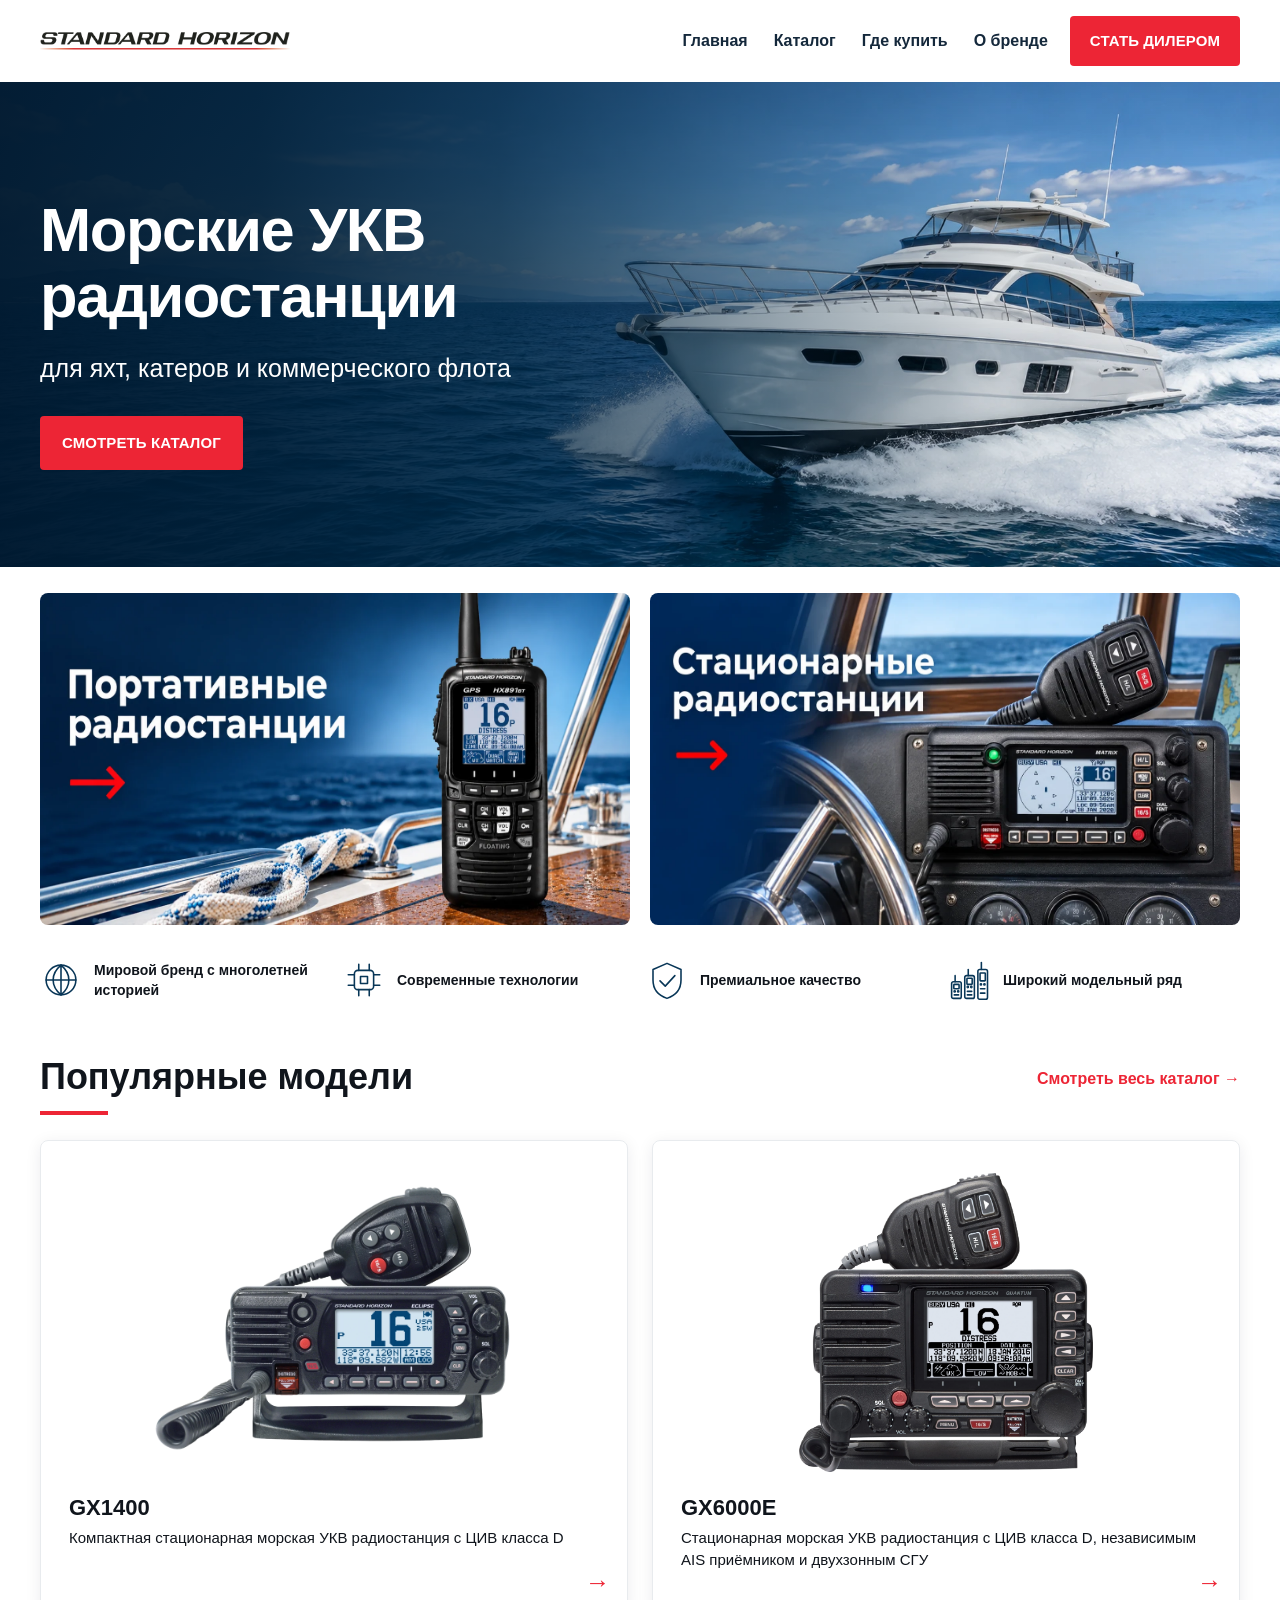
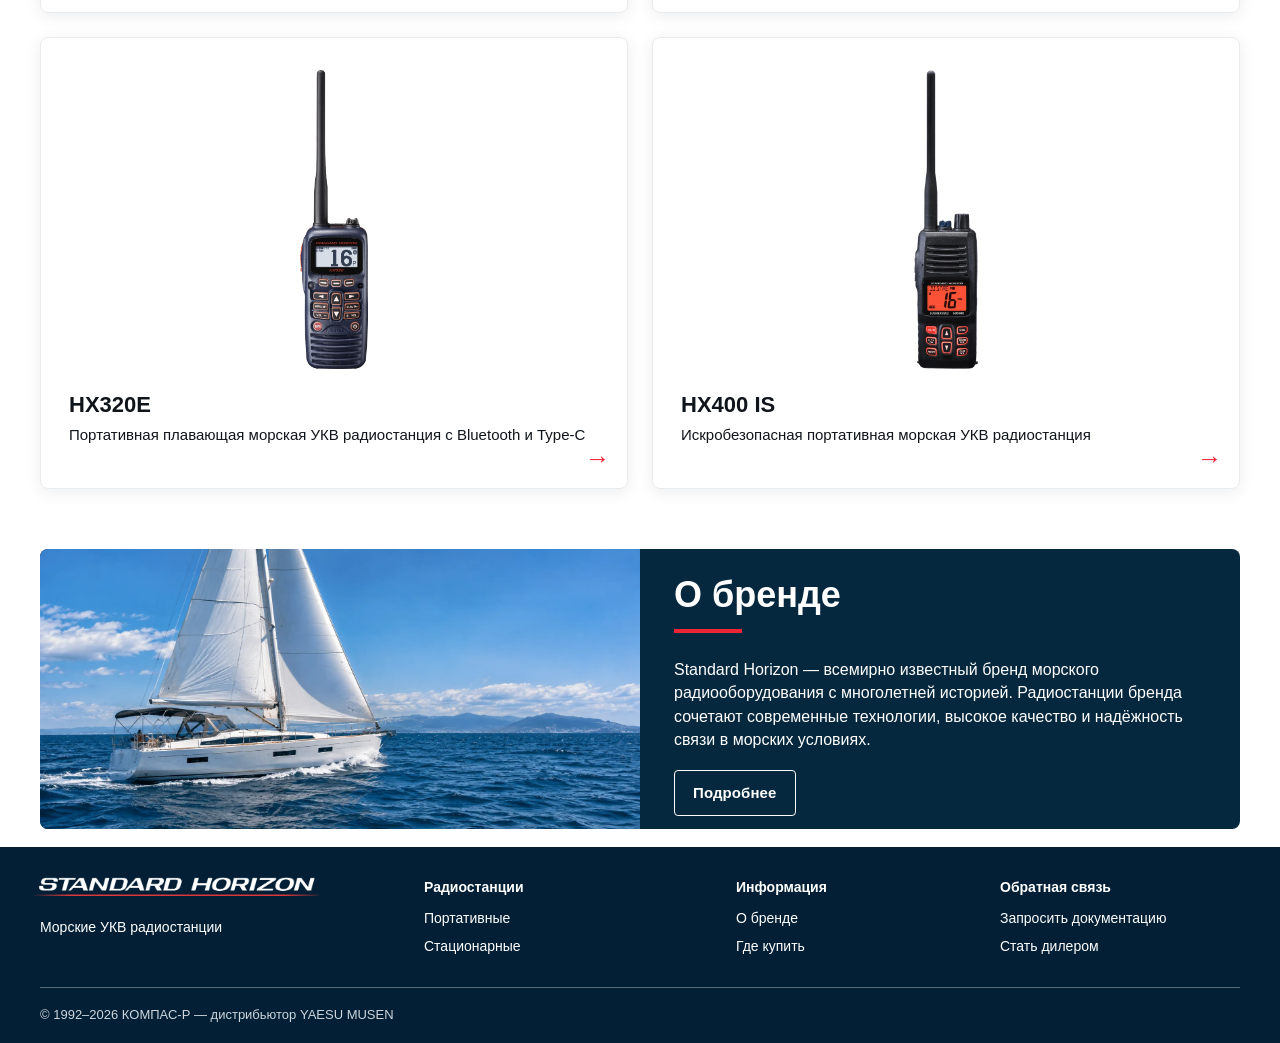
<file: index.html>
<!DOCTYPE html>

<html lang="ru"><head><meta charset="utf-8"/><meta content="width=device-width, initial-scale=1" name="viewport"/><meta content="Морские УКВ радиостанции Standard Horizon для яхт, катеров и коммерческого флота" name="description"/><title>Standard Horizon — морские УКВ радиостанции</title><link rel="stylesheet" href="styles.css?v=20261125-smooth-hero"/><link rel="stylesheet" href="back-to-top.css?v=20261126-2"></head><body>
<header class="site-header"><div class="container header-inner"><a aria-label="Standard Horizon — главная" class="logo" href="index.html"><img alt="Standard Horizon" src="assets/images/home-inline-02.png"/></a><button aria-controls="nav" aria-expanded="false" aria-label="Открыть меню" class="mobile-menu">☰</button><nav aria-label="Основная навигация" class="nav" id="nav"><a href="index.html">Главная</a><a href="catalog/index.html">Каталог</a><a href="where-to-buy.html">Где купить</a><a href="about.html">О бренде</a></nav><a class="dealer-btn" href="dealer.html">СТАТЬ ДИЛЕРОМ</a></div></header>
<main id="home"><section class="hero"><div aria-label="Белая моторная яхта в море днём" class="hero-photo" role="img"></div><div class="hero-shade"></div><div class="container hero-content"><h1>Морские УКВ радиостанции</h1><p>для яхт, катеров и коммерческого флота</p><a class="primary-btn" href="catalog/index.html">СМОТРЕТЬ КАТАЛОГ</a></div></section>
<section aria-label="Категории радиостанций" class="container categories" id="catalog"><a aria-label="Портативные радиостанции" class="category handheld" href="catalog/index.html?type=handheld" style="background-image:url(assets/images/home-inline-03.webp);background-position:center;background-size:100% 100%;"></a><a aria-label="Стационарные радиостанции" class="category fixed" href="catalog/index.html?type=fixed" style="background-image:url(assets/images/home-inline-04.webp);background-position:center;background-size:100% 100%;"></a></section>
<section aria-label="Преимущества" class="container benefits"><div><svg aria-hidden="true" fill="none" height="42" stroke="#083657" stroke-linecap="round" stroke-linejoin="round" stroke-width="1.8" viewbox="0 0 48 48" width="42" xmlns="http://www.w3.org/2000/svg"><circle cx="24" cy="24" r="17"></circle><path d="M7 24h34M24 7c-6 5-9 11-9 17s3 12 9 17M24 7c6 5 9 11 9 17s-3 12-9 17M24 7v34"></path></svg><strong>Мировой бренд с многолетней историей</strong></div><div><svg aria-hidden="true" fill="none" height="42" stroke="#083657" stroke-linecap="round" stroke-linejoin="round" stroke-width="1.8" viewbox="0 0 48 48" width="42" xmlns="http://www.w3.org/2000/svg"><rect height="22" rx="4" width="22" x="13" y="13"></rect><path d="M20 20h8v8h-8zM18 6v7M30 6v7M18 35v7M30 35v7M6 18h7M6 30h7M35 18h7M35 30h7"></path></svg><strong>Современные технологии</strong></div><div><svg aria-hidden="true" fill="none" height="42" stroke="#083657" stroke-linecap="round" stroke-linejoin="round" stroke-width="1.8" viewbox="0 0 48 48" width="42" xmlns="http://www.w3.org/2000/svg"><path d="M24 5 40 12v12c0 11-7 18-16 21C15 42 8 35 8 24V12L24 5Z"></path><path d="m16 25 6 6 11-12"></path></svg><strong>Премиальное качество</strong></div><div><svg aria-hidden="true" fill="none" height="42" stroke="#083657" stroke-linecap="round" stroke-linejoin="round" stroke-width="1.8" viewbox="0 0 48 48" width="42" xmlns="http://www.w3.org/2000/svg">
<g transform="translate(2 19)"><path d="M5 7V0"></path><rect height="19" rx="2" width="11" x="1" y="7"></rect><rect height="5" rx="0.7" width="6" x="3.5" y="10"></rect><circle cx="4.5" cy="18" r="0.7"></circle><circle cx="8.5" cy="18" r="0.7"></circle><path d="M4 22h5"></path></g>
<g transform="translate(17 12)"><path d="M5 7V0"></path><rect height="26" rx="2" width="11" x="1" y="7"></rect><rect height="7" rx="0.7" width="6" x="3.5" y="10"></rect><circle cx="4.5" cy="20" r="0.7"></circle><circle cx="8.5" cy="20" r="0.7"></circle><path d="M4 25h5M4 29h5"></path></g>
<g transform="translate(32 4)"><path d="M5 8V0"></path><rect height="34" rx="2" width="11" x="1" y="8"></rect><rect height="9" rx="0.7" width="6" x="3.5" y="12"></rect><circle cx="4.5" cy="25" r="0.7"></circle><circle cx="8.5" cy="25" r="0.7"></circle><path d="M4 30h5M4 35h5"></path></g>
</svg><strong>Широкий модельный ряд</strong></div></section>
<section class="container popular" id="popular"><div class="section-heading"><h2 class="section-title">Популярные модели</h2><a class="catalog-link" href="catalog/index.html">Смотреть весь каталог →</a></div><div class="products">
<a class="product" href="#contact"><div class="product-image"><img alt="Standard Horizon GX1410 — фотография для карточки GX1400, вид спереди" class="product-photo fixed-photo" loading="lazy" src="assets/images/home-inline-05.webp"/></div><h3>GX1400</h3><p>Компактная стационарная морская УКВ радиостанция с ЦИВ класса D</p><span>→</span></a>
<a class="product" href="#contact"><div class="product-image"><img alt="Standard Horizon GX6000E — оригинальная фотография, вид спереди" class="product-photo fixed-photo" loading="lazy" src="assets/images/home-inline-06.webp"/></div><h3>GX6000E</h3><p>Стационарная морская УКВ радиостанция с ЦИВ класса D, независимым AIS приёмником и двухзонным СГУ</p><span>→</span></a>
<a class="product" href="#contact"><div class="product-image"><img alt="Standard Horizon HX320E — оригинальная фотография, вид спереди" class="product-photo handheld-photo" loading="lazy" src="assets/images/home-inline-07.webp"/></div><h3>HX320E</h3><p>Портативная плавающая морская УКВ радиостанция с Bluetooth и Type-C</p><span>→</span></a>
<a class="product" href="#contact"><div class="product-image"><img alt="Standard Horizon HX400 IS — оригинальная фотография, вид спереди" class="product-photo handheld-photo" loading="lazy" src="assets/images/home-inline-08.webp"/></div><h3>HX400 IS</h3><p>Искробезопасная портативная морская УКВ радиостанция</p><span>→</span></a>
</div></section>
<section class="container about" id="about"><img alt="Белая парусная яхта в море днём" loading="lazy" src="assets/images/home-inline-09.webp"/><div><h2 class="section-title">О бренде</h2><p>Standard Horizon — всемирно известный бренд морского радиооборудования с многолетней историей. Радиостанции бренда сочетают современные технологии, высокое качество и надёжность связи в морских условиях.</p><a class="outline-orange" href="about.html">Подробнее</a></div></section>
</main><footer class="footer" id="dealers"><div class="container"><div class="footer-grid"><div><div class="footer-logo"><img alt="Standard Horizon" src="assets/images/home-inline-10.png"/></div><p>Морские УКВ радиостанции</p></div><div><h3>Радиостанции</h3><a href="catalog/index.html?type=handheld">Портативные</a><a href="catalog/index.html?type=fixed">Стационарные</a></div><div><h3>Информация</h3><a href="about.html">О бренде</a><a href="where-to-buy.html">Где купить</a></div><div id="contact"><h3>Обратная связь</h3><a href="contact.html?topic=documentation">Запросить документацию</a><a href="dealer.html">Стать дилером</a></div></div><div class="copyright">© 1992–2026 КОМПАС-Р — дистрибьютор YAESU MUSEN</div></div></footer><script src="script.js?v=20261126-contact-redirect"></script><script src="back-to-top.js?v=20261126-2" defer></script></body></html>
</file>
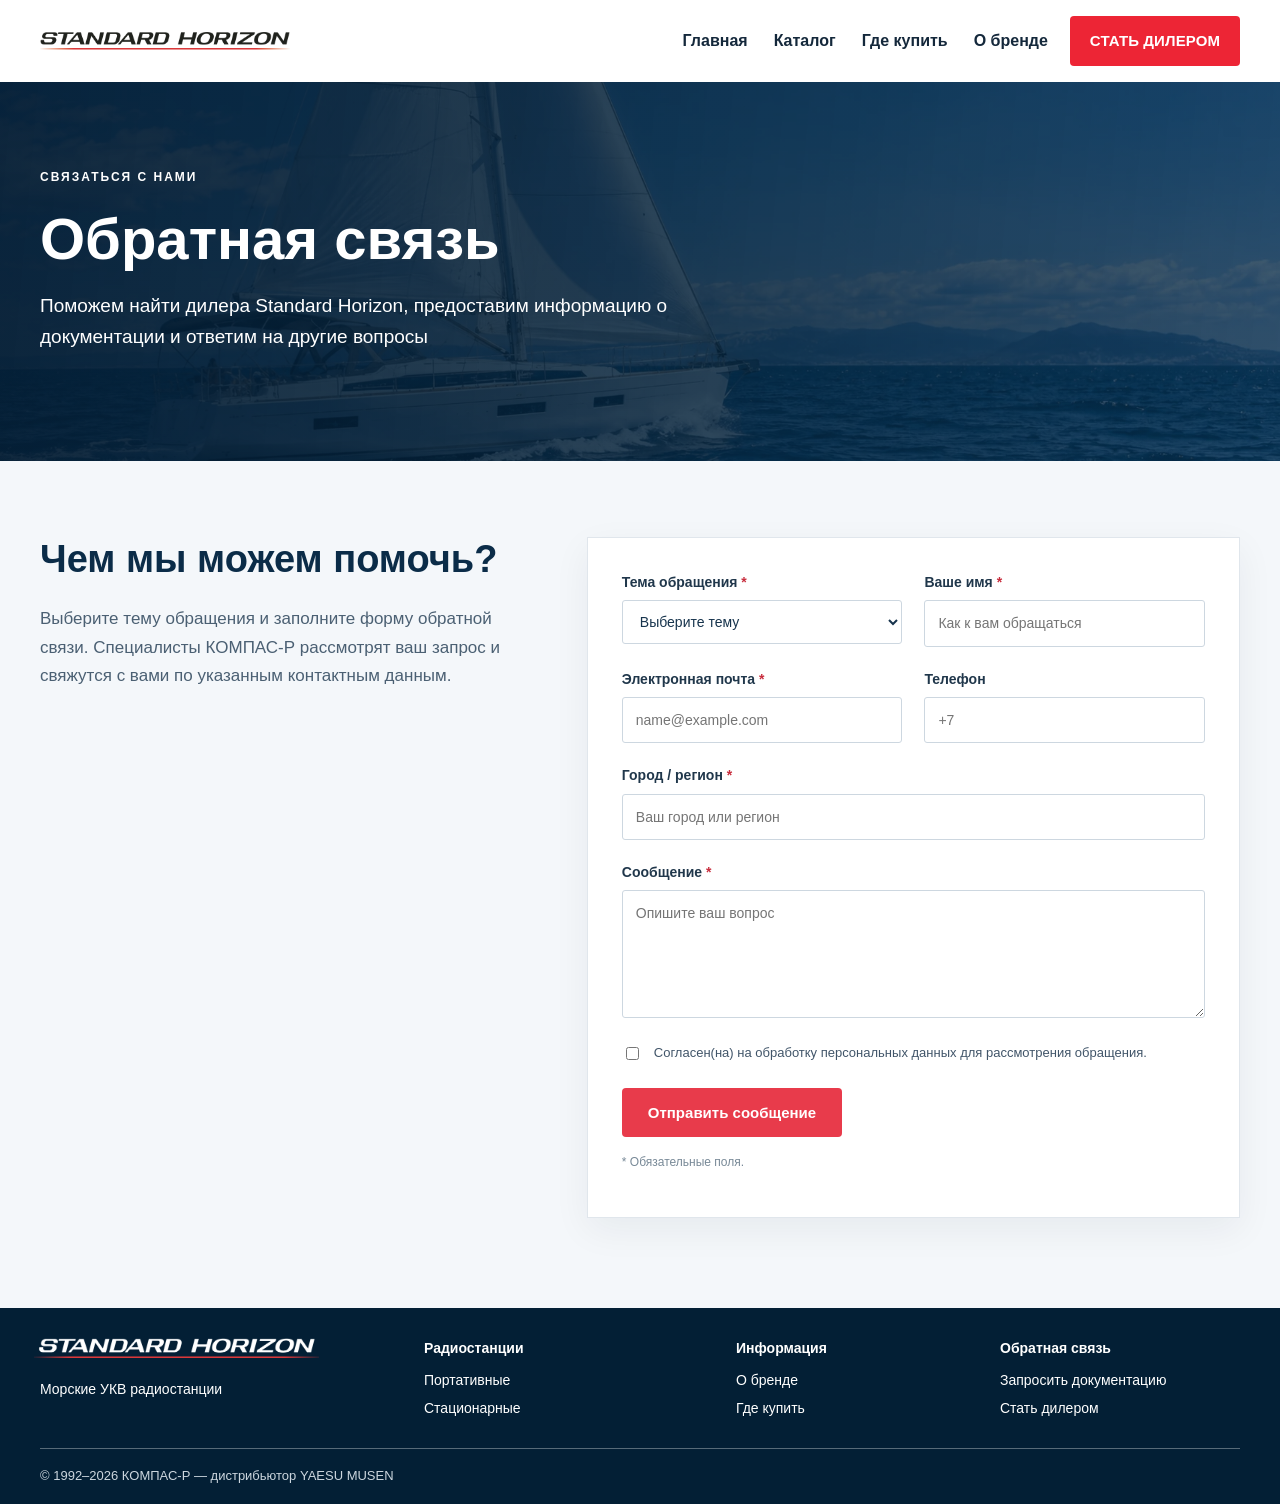
<file: contact.html>
<!doctype html><html lang="ru"><head><meta charset="utf-8"><meta name="viewport" content="width=device-width,initial-scale=1"><meta name="description" content="Связаться с КОМПАС-Р: консультации по оборудованию Standard Horizon, поиск дилера и другие вопросы."><title>Обратная связь — Standard Horizon</title><link rel="stylesheet" href="styles.css"><link rel="stylesheet" href="contact.css?v=3"><link rel="stylesheet" href="back-to-top.css?v=20261126-2"></head><body><header class="site-header"><div class="container header-inner"><a aria-label="Standard Horizon — главная" class="logo" href="index.html"><img alt="Standard Horizon" src="assets/images/home-inline-02.png"/></a><button aria-controls="nav" aria-expanded="false" aria-label="Открыть меню" class="mobile-menu">☰</button><nav aria-label="Основная навигация" class="nav" id="nav"><a href="index.html">Главная</a><a href="catalog/index.html">Каталог</a><a href="where-to-buy.html">Где купить</a><a href="about.html">О бренде</a></nav><a class="dealer-btn" href="dealer.html">СТАТЬ ДИЛЕРОМ</a></div></header><main><section class="contact-hero"><div class="container"><span class="contact-kicker">СВЯЗАТЬСЯ С НАМИ</span><h1>Обратная связь</h1><p>Поможем найти дилера Standard Horizon, предоставим информацию о документации и ответим на другие вопросы</p></div></section><section class="contact-section"><div class="container contact-layout"><div class="contact-copy"><h2>Чем мы можем помочь?</h2><p>Выберите тему обращения и заполните форму обратной связи. Специалисты КОМПАС-Р рассмотрят ваш запрос и свяжутся с вами по указанным контактным данным.</p></div><form class="contact-form" id="contact-form"><div class="contact-fields"><label>Тема обращения <span>*</span><select name="topic" required><option value="">Выберите тему</option><option value="dealer">Поиск дилера в регионе</option><option value="documentation">Запрос технической документации</option><option value="other">Другой вопрос</option></select></label><label>Ваше имя <span>*</span><input name="name" autocomplete="name" required placeholder="Как к вам обращаться"></label><label>Электронная почта <span>*</span><input type="email" name="email" autocomplete="email" required placeholder="name@example.com"></label><label>Телефон<input type="tel" name="phone" autocomplete="tel" placeholder="+7"></label><label class="contact-wide" id="contact-model-field" hidden>Модель радиостанции <span>*</span><input name="model" placeholder="Например, HX40E" disabled></label><label class="contact-wide">Город / регион <span>*</span><input name="region" autocomplete="address-level2" placeholder="Ваш город или регион" required></label><label class="contact-wide">Сообщение <span>*</span><textarea name="message" rows="5" required placeholder="Опишите ваш вопрос"></textarea></label></div><label class="contact-consent"><input type="checkbox" name="consent" required><span>Согласен(на) на обработку персональных данных для рассмотрения обращения.</span></label><button type="submit" class="contact-submit">Отправить сообщение</button><p id="contact-status" class="contact-status" role="status" aria-live="polite"></p><p class="contact-hint">* Обязательные поля.</p></form></div></section></main><footer class="footer" id="dealers"><div class="container"><div class="footer-grid"><div><div class="footer-logo"><img alt="Standard Horizon" src="assets/images/home-inline-10.png"/></div><p>Морские УКВ радиостанции</p></div><div><h3>Радиостанции</h3><a href="catalog/index.html?type=handheld">Портативные</a><a href="catalog/index.html?type=fixed">Стационарные</a></div><div><h3>Информация</h3><a href="about.html">О бренде</a><a href="where-to-buy.html">Где купить</a></div><div id="contact"><h3>Обратная связь</h3><a href="contact.html?topic=documentation">Запросить документацию</a><a href="dealer.html">Стать дилером</a></div></div><div class="copyright">© 1992–2026 КОМПАС-Р — дистрибьютор YAESU MUSEN</div></div></footer><script src="script.js"></script><script>const form=document.getElementById('contact-form');const topic=new URLSearchParams(location.search).get('topic');if(['dealer','documentation','other'].includes(topic))form.elements.topic.value=topic;const modelField=document.getElementById('contact-model-field');function updateModelField(){const active=form.elements.topic.value==='documentation';modelField.hidden=!active;form.elements.model.disabled=!active;form.elements.model.required=active;}form.elements.topic.addEventListener('change',updateModelField);if(topic==='documentation'){const model=new URLSearchParams(location.search).get('model');if(model)form.elements.model.value=model.slice(0,100);}updateModelField();form.addEventListener('submit',function(e){e.preventDefault();document.getElementById('contact-status').textContent='Отправка формы пока не подключена. Данные не переданы и не сохранены. Напишите нам на marketing@compas-r.ru.';});</script><script src="back-to-top.js?v=20261126-2" defer></script></body></html>
</file>
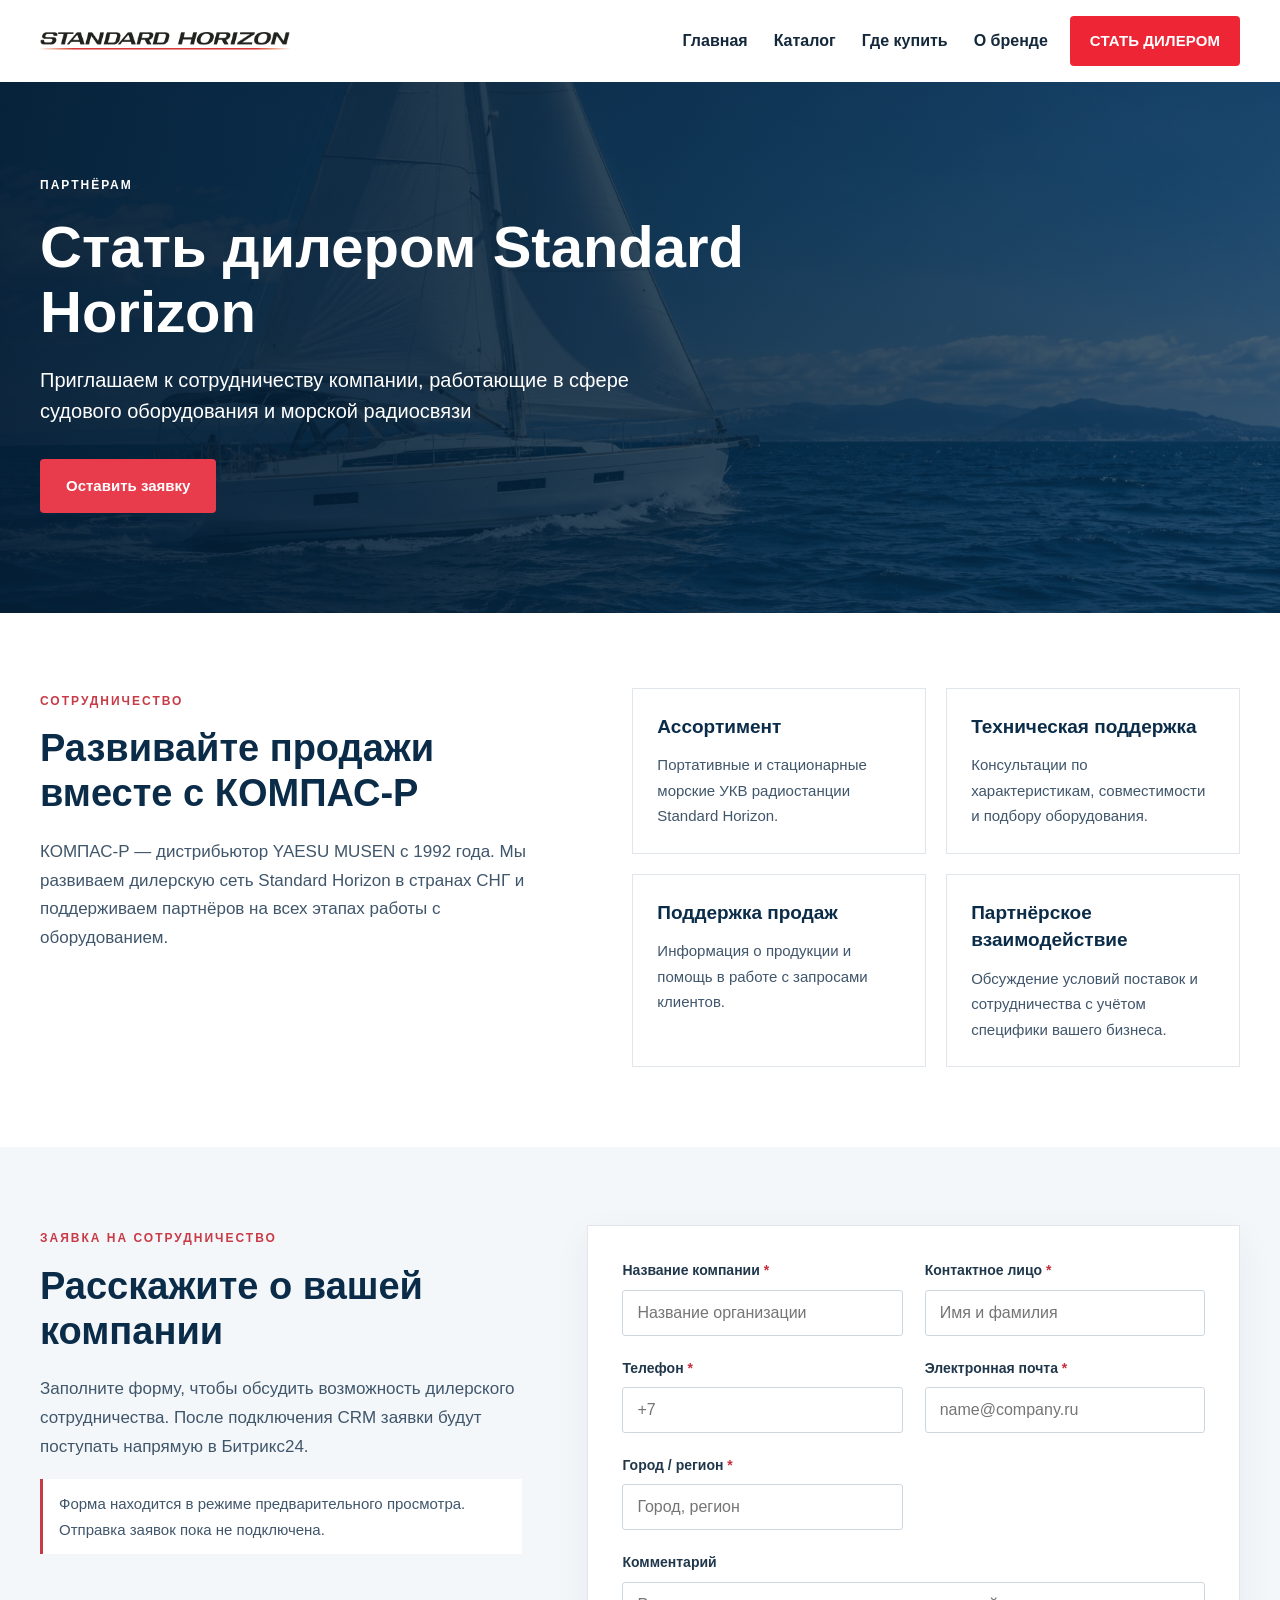
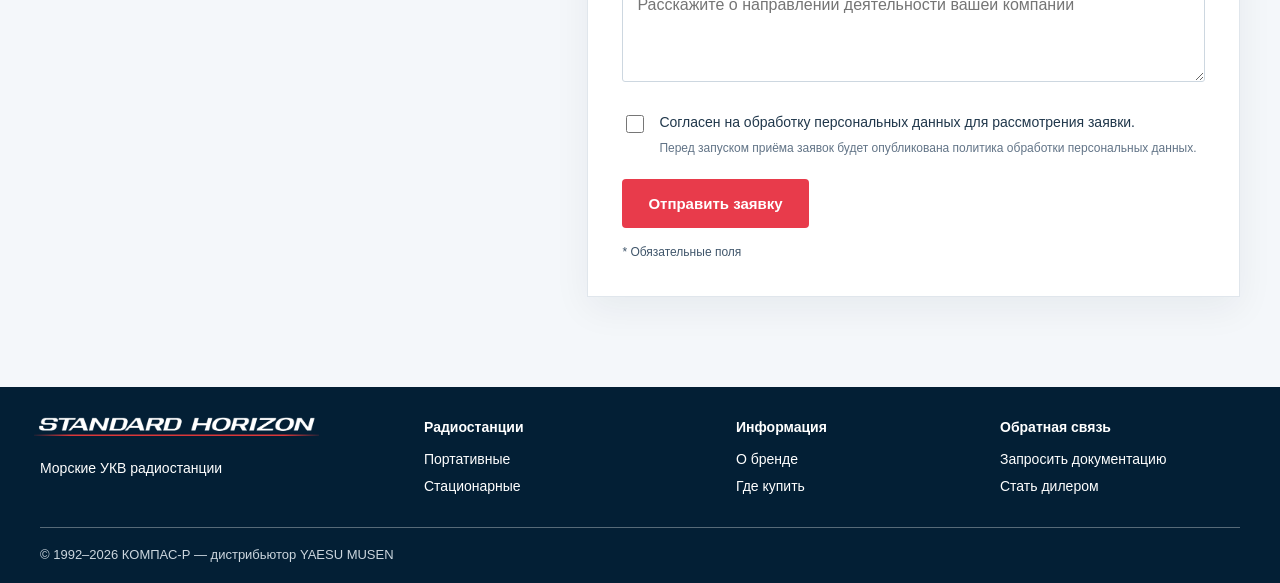
<file: dealer.html>
<!doctype html><html lang="ru"><head><meta charset="utf-8"><meta name="viewport" content="width=device-width,initial-scale=1"><meta name="description" content="Сотрудничество с КОМПАС-Р — стать дилером морских УКВ радиостанций Standard Horizon."><title>Стать дилером Standard Horizon — КОМПАС-Р</title><link rel="stylesheet" href="styles.css"><link rel="stylesheet" href="dealer.css?v=20261126-white-kicker"><link rel="stylesheet" href="back-to-top.css?v=20261126-2"></head><body><header class="site-header"><div class="container header-inner"><a aria-label="Standard Horizon — главная" class="logo" href="index.html"><img alt="Standard Horizon" src="assets/images/home-inline-02.png"/></a><button aria-controls="nav" aria-expanded="false" aria-label="Открыть меню" class="mobile-menu">☰</button><nav aria-label="Основная навигация" class="nav" id="nav"><a href="index.html">Главная</a><a href="catalog/index.html">Каталог</a><a href="where-to-buy.html">Где купить</a><a href="about.html">О бренде</a></nav><a class="dealer-btn" href="dealer.html" aria-current="page">СТАТЬ ДИЛЕРОМ</a></div></header><main><section class="dealer-hero"><div class="container"><span class="dealer-kicker">ПАРТНЁРАМ</span><h1>Стать дилером Standard Horizon</h1><p>Приглашаем к сотрудничеству компании, работающие в сфере судового оборудования и морской радиосвязи</p><a href="#dealer-form" class="dealer-action">Оставить заявку</a></div></section><section class="dealer-intro container"><div><span class="dealer-label">СОТРУДНИЧЕСТВО</span><h2>Развивайте продажи вместе с КОМПАС-Р</h2><p>КОМПАС-Р — дистрибьютор YAESU MUSEN с 1992 года. Мы развиваем дилерскую сеть Standard Horizon в странах СНГ и поддерживаем партнёров на всех этапах работы с оборудованием.</p></div><div class="dealer-benefits"><article><h3>Ассортимент</h3><p>Портативные и стационарные морские УКВ радиостанции Standard Horizon.</p></article><article><h3>Техническая поддержка</h3><p>Консультации по характеристикам, совместимости и подбору оборудования.</p></article><article><h3>Поддержка продаж</h3><p>Информация о продукции и помощь в работе с запросами клиентов.</p></article><article><h3>Партнёрское взаимодействие</h3><p>Обсуждение условий поставок и сотрудничества с учётом специфики вашего бизнеса.</p></article></div></section><section class="dealer-form-section" id="dealer-form"><div class="container dealer-form-layout"><div><span class="dealer-label">ЗАЯВКА НА СОТРУДНИЧЕСТВО</span><h2>Расскажите о вашей компании</h2><p>Заполните форму, чтобы обсудить возможность дилерского сотрудничества. После подключения CRM заявки будут поступать напрямую в Битрикс24.</p><p class="dealer-note">Форма находится в режиме предварительного просмотра. Отправка заявок пока не подключена.</p></div><form class="dealer-form" id="application-form"><div class="dealer-fields"><label>Название компании <span>*</span><input name="company" autocomplete="organization" required placeholder="Название организации"></label><label>Контактное лицо <span>*</span><input name="contact" autocomplete="name" required placeholder="Имя и фамилия"></label><label>Телефон <span>*</span><input name="phone" type="tel" autocomplete="tel" required placeholder="+7"></label><label>Электронная почта <span>*</span><input name="email" type="email" autocomplete="email" required placeholder="name@company.ru"></label><label>Город / регион <span>*</span><input name="region" autocomplete="address-level2" required placeholder="Город, регион"></label><label class="dealer-wide">Комментарий<textarea name="comment" rows="4" placeholder="Расскажите о направлении деятельности вашей компании"></textarea></label></div><label class="dealer-consent"><input type="checkbox" name="consent" required><span>Согласен на обработку персональных данных для рассмотрения заявки. <small>Перед запуском приёма заявок будет опубликована политика обработки персональных данных.</small></span></label><button type="submit" class="dealer-submit">Отправить заявку</button><p id="form-status" role="status" aria-live="polite" class="dealer-status"></p><p class="dealer-hint">* Обязательные поля</p></form></div></section></main><footer class="footer" id="dealers"><div class="container"><div class="footer-grid"><div><div class="footer-logo"><img alt="Standard Horizon" src="assets/images/home-inline-10.png"/></div><p>Морские УКВ радиостанции</p></div><div><h3>Радиостанции</h3><a href="catalog/index.html?type=handheld">Портативные</a><a href="catalog/index.html?type=fixed">Стационарные</a></div><div><h3>Информация</h3><a href="about.html">О бренде</a><a href="where-to-buy.html">Где купить</a></div><div id="contact"><h3>Обратная связь</h3><a href="contact.html?topic=documentation">Запросить документацию</a><a href="dealer.html">Стать дилером</a></div></div><div class="copyright">© 1992–2026 КОМПАС-Р — дистрибьютор YAESU MUSEN</div></div></footer><script src="script.js"></script><script>document.getElementById('application-form').addEventListener('submit',function(event){event.preventDefault();document.getElementById('form-status').textContent='Форма подготовлена. Отправка будет доступна после подключения Битрикс24. Данные не переданы и не сохранены.';});</script><script src="back-to-top.js?v=20261126-2" defer></script></body></html>
</file>
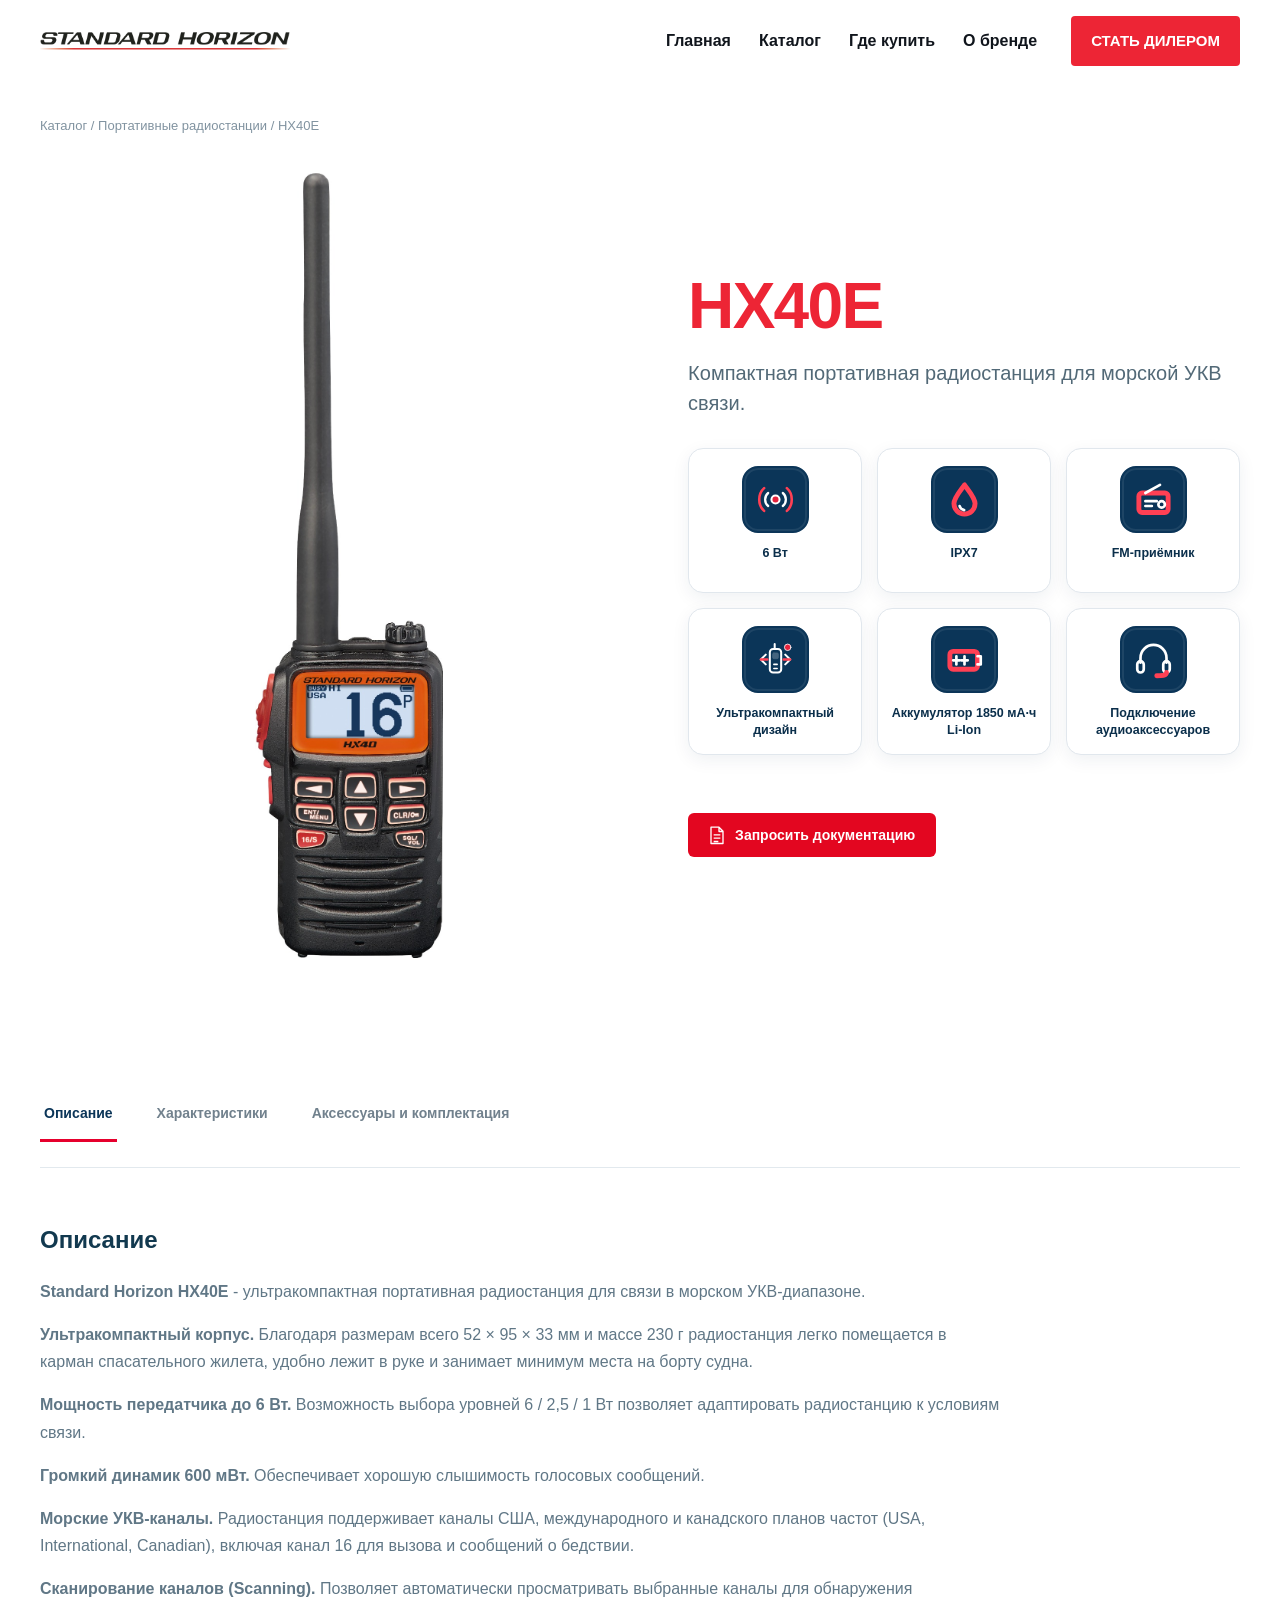
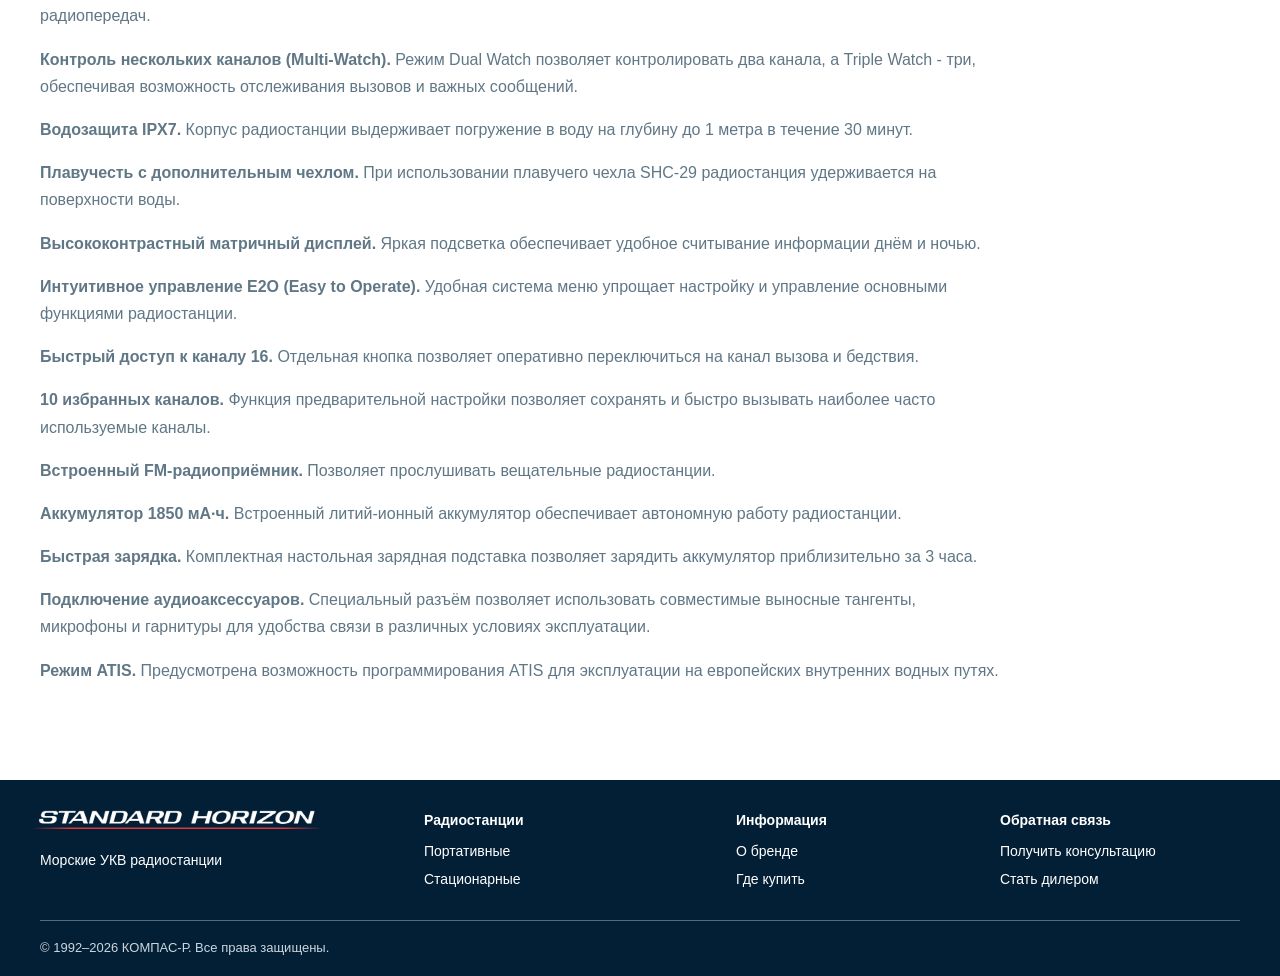
<file: HX40E.html>
<!DOCTYPE html>

<html lang="ru"><head><meta charset="utf-8"/><meta content="width=device-width,initial-scale=1" name="viewport"/><title>HX40E — Standard Horizon</title><style>
*{box-sizing:border-box}html{scroll-behavior:smooth}body{margin:0;color:#10151c;font:16px/1.45 Arial,Helvetica,sans-serif;background:#fff}a{text-decoration:none;color:inherit}.container{width:min(1200px,calc(100% - 48px));margin:auto}.site-header{background:#fff;position:relative;z-index:10}.header-inner{height:82px;display:flex;align-items:center;gap:34px}.logo,.footer-logo{font-size:29px;line-height:1;font-weight:900;font-style:italic;letter-spacing:-1.3px;white-space:nowrap;border-bottom:3px solid #e93b4c;padding-bottom:3px}.nav{display:flex;gap:34px;align-items:center;margin-left:auto;font-weight:700;font-size:14px}.nav a:hover{color:#ed6511}.dealer-btn,.primary-btn{background:#f36a10;color:#fff;font-weight:800;padding:17px 22px;border-radius:4px;white-space:nowrap;font-size:14px}.dealer-btn:hover,.primary-btn:hover{background:#d94f00}.mobile-menu{display:none}.hero{height:485px;position:relative;background:#03294b;overflow:hidden;color:#fff}.hero-photo{position:absolute;inset:0 0 0 38%;background:url('assets/hero-daytime.png') center center/cover no-repeat}.hero-shade{position:absolute;inset:0;background:linear-gradient(90deg,#001c35 0%,#002b4bdc 31%,#002a4969 55%,transparent 77%)}.hero-content{position:relative;padding-top:76px}.hero h1{font-size:clamp(42px,5vw,68px);letter-spacing:-2px;line-height:1.05;margin:0 0 22px}.orange-rule{width:86px;height:4px;background:#f36a10}.hero p{font-size:23px;line-height:1.3;font-weight:600;margin:24px 0}.hero-actions{display:flex;gap:12px;flex-wrap:wrap}.outline-btn{border:1px solid #d4e0ea;color:#fff;font-size:14px;font-weight:800;padding:16px 22px;border-radius:4px}.categories{display:grid;grid-template-columns:1fr 1fr;gap:20px;margin-top:24px}.category{background:#092c4c;min-height:250px;border-radius:8px;position:relative;overflow:hidden;color:#fff;display:flex;align-items:center;padding:34px}.category:after{content:'';position:absolute;inset:0;background:linear-gradient(90deg,#062440 0%,#062440c9 40%,transparent 100%)}.category>div{position:relative;z-index:2}.category h2{font-size:26px;line-height:1.2;margin:0 0 22px}.category img{position:absolute;right:0;top:0;height:100%;width:55%;object-fit:cover}.arrow{background:#f36a10;padding:6px 12px;border-radius:8px;font-size:25px}.benefits{display:grid;grid-template-columns:repeat(4,1fr);gap:18px;padding:32px 0}.benefits>div{display:flex;align-items:center;gap:15px}.benefits span{font-size:39px;color:#052a45}.benefits strong{font-size:14px}.popular{padding:20px 0 60px}.section-title{font-size:36px;line-height:1.2;margin:0 0 25px}.section-title:after{content:'';display:block;background:#f36a10;width:68px;height:4px;margin-top:13px}.products{display:grid;grid-template-columns:repeat(4,1fr);gap:18px}.product{border:1px solid #e8ebee;box-shadow:0 3px 16px #001d3214;border-radius:8px;padding:20px;position:relative;min-height:320px}.product img{width:100%;height:190px;object-fit:contain}.product h3{font-size:20px;margin:8px 0 3px}.product p{font-size:14px;margin:0 0 12px}.product span{position:absolute;bottom:12px;right:17px;font-size:25px;color:#f36a10}.about{background:#06283e;color:#fff;border-radius:8px;display:grid;grid-template-columns:1fr 1fr;overflow:hidden;margin-bottom:18px;min-height:285px}.about>img{width:100%;height:100%;object-fit:cover}.about>div{padding:35px 40px}.about p{font-size:18px}.outline-orange{display:inline-block;border:1px solid #f36a10;border-radius:4px;padding:12px 18px;margin-top:10px}.footer{background:#031f35;color:#fff;padding:30px 0 18px}.footer-grid{display:grid;grid-template-columns:1.5fr 1.2fr 1fr 1fr;gap:24px}.footer-logo{font-size:24px;display:inline-block}.footer p,.footer a{font-size:14px;line-height:1.7}.footer h3{font-size:14px;margin:0 0 10px}.footer a{display:block;margin:4px 0}.copyright{border-top:1px solid #ffffff55;padding-top:18px;margin-top:24px;font-size:13px;color:#ccd6de}@media(max-width:950px){.header-inner{flex-wrap:wrap;height:auto;padding:16px 0}.nav{order:3;width:100%;justify-content:center;margin:0}.dealer-btn{margin-left:auto}.hero-photo{left:25%}.products{grid-template-columns:repeat(2,1fr)}.footer-grid{grid-template-columns:repeat(2,1fr)}}@media(max-width:640px){.container{width:calc(100% - 30px)}.header-inner{gap:12px}.logo{font-size:21px}.dealer-btn{font-size:11px;padding:12px}.mobile-menu{display:block;margin-left:auto;background:transparent;border:0;font-size:23px}.nav{display:none;flex-direction:column;align-items:flex-start;gap:14px;padding:15px 0}.nav.open{display:flex}.hero{height:520px}.hero-photo{inset:0;background-position:60% center;opacity:.75}.hero-shade{background:linear-gradient(90deg,#001c35ed,#002a4c8a)}.hero-content{padding-top:85px}.hero h1{font-size:46px}.hero p{font-size:20px}.hero-actions a{font-size:12px}.categories,.about{grid-template-columns:1fr}.category{min-height:205px}.benefits{grid-template-columns:repeat(2,1fr)}.benefits span{font-size:27px}.benefits strong{font-size:12px}.products{gap:10px}.product{padding:12px;min-height:285px}.product img{height:150px}.product h3{font-size:16px}.about>img{height:200px}.about>div{padding:25px}.footer-grid{grid-template-columns:1fr 1fr;gap:20px}.footer-logo{font-size:20px}}
/* Approved homepage updates */
:root{--brand-red:#ed2535}
body{font-style:normal}
.site-header .logo,.footer-logo{font-style:italic} /* Preserve the original wordmark treatment */
.logo,.footer-logo{border-bottom-color:var(--brand-red)}
.dealer-btn,.primary-btn{background:var(--brand-red)}
.dealer-btn:hover,.primary-btn:hover{background:#c61929}
.nav a:hover{color:var(--brand-red)}
.hero-content{padding-top:115px;max-width:1200px}
.hero h1{max-width:620px;font-size:clamp(38px,4.8vw,64px);line-height:1.08;letter-spacing:-1.4px;margin-bottom:22px;font-style:normal}
.hero p{font-size:clamp(18px,2.2vw,25px);font-weight:500;margin:0 0 32px;max-width:590px}
.hero .primary-btn{display:inline-block}
.categories{margin-top:26px}
.category h2{font-style:normal}
.arrow{background:var(--brand-red)}
.benefits{gap:12px;padding:34px 0}
.benefits>div{gap:12px}
.benefits strong{font-size:14px;font-weight:650}
.benefits span{font-size:35px;min-width:42px;text-align:center}
.section-heading{display:flex;align-items:flex-start;justify-content:space-between;gap:20px}
.catalog-link{color:var(--brand-red);font-weight:700;margin-top:12px}
.product-image{height:190px;display:flex;align-items:center;justify-content:center;text-align:center}
.product-image.pending{background:#f3f6f8;border:1px dashed #b9c6ce;border-radius:6px;color:#637787;font-size:15px;font-weight:600}
.product span{color:var(--brand-red)}
.section-title:after{background:var(--brand-red)}
.outline-orange{border-color:var(--brand-red)}
@media(max-width:640px){.hero-content{padding-top:110px}.hero h1{font-size:41px}.hero p{font-size:20px}.section-heading{flex-direction:column;gap:0}.catalog-link{margin:0 0 20px}.product-image{height:145px}}

/* Approved product photography: equal frames and undistorted originals */
.product-image{overflow:hidden;background:#fff}
.product-photo{display:block;max-width:88%;max-height:180px;width:auto;height:auto;object-fit:contain;margin:auto}
@media(max-width:640px){.product-photo{max-height:137px}}

/* Harmonized product photography, preserving each model's proportions */
.product-image{height:205px;padding:8px 4px;overflow:hidden}
.product-image .product-photo{width:100%;height:100%;max-width:100%;max-height:100%;object-fit:contain;object-position:center}
@media(max-width:640px){.product-image{height:160px}}


/* Full images visible: increase the available frame instead of scaling beyond clipped bounds. */
.product-image{height:238px;overflow:visible}
.product-image .product-photo{transform:none!important;object-fit:contain}
@media(max-width:640px){.product-image{height:185px}}

/* Header typography aligned with the rest of the website */
.site-header .nav, .site-header .nav a, .site-header .dealer-btn, .site-header .mobile-menu {
  font-family: Arial, Helvetica, sans-serif !important;
  font-style: normal !important;
  font-stretch: normal;
  text-transform: none;
  letter-spacing: 0 !important;
  text-shadow: none !important;
  -webkit-text-stroke: 0 !important;
  filter: none !important;
}
.site-header .nav { font-size: 16px !important; font-weight: 600 !important; gap: 28px; }
.site-header .nav a { font-size: inherit !important; font-weight: inherit !important; line-height: 1.4; }
.site-header .dealer-btn { font-size: 15px !important; font-weight: 700 !important; line-height: 1.3; padding: 15px 20px; }
.site-header .logo img { display: block; max-width: 100%; height: auto; }

.catalog-hero{position:relative;isolation:isolate;background:#06283e;color:white;padding:80px 0 76px;overflow:hidden}.catalog-hero::before{content:"";position:absolute;inset:0;z-index:-2;background-image:url(../assets/images/background-0.jpg);background-position:center 54%;background-size:cover}.catalog-hero::after{content:"";position:absolute;inset:0;z-index:-1;background:linear-gradient(90deg,rgba(0,28,51,.90) 0%,rgba(0,32,55,.72) 36%,rgba(0,36,60,.12) 77%)}.breadcrumbs{font-size:13px;color:#b9cad6;margin-bottom:16px}.catalog-hero h1{text-shadow:0 2px 16px rgba(0,0,0,.3);font-size:clamp(32px,4vw,48px);margin:0 0 12px}.catalog-hero p{font-size:18px;color:#d5e0e8;max-width:720px;margin:0}@media(max-width:640px){.catalog-hero{padding:64px 0 60px}.catalog-hero::before{background-position:62% center}.catalog-hero::after{background:linear-gradient(90deg,rgba(0,28,51,.92),rgba(0,28,51,.48))}}.catalog-main{padding:34px 0 75px}.catalog-controls{display:flex;gap:10px;flex-wrap:wrap;margin-bottom:26px}.filter-btn{border:1px solid #dce2e8;background:#fff;border-radius:5px;padding:13px 22px;font-size:15px;font-weight:700;cursor:pointer;color:#17344a}.filter-btn.active,.filter-btn:hover{background:#f36a10;color:#fff;border-color:#f36a10}.catalog-grid{display:grid;grid-template-columns:repeat(3,minmax(0,1fr));gap:20px}.catalog-card{border:1px solid #e4e8eb;border-radius:8px;box-shadow:0 3px 16px #001d3210;padding:22px;display:flex;flex-direction:column;min-height:370px}.catalog-card img{width:100%;height:225px;object-fit:contain}.catalog-card h2{font-size:24px;margin:12px 0 5px}.catalog-card p{color:#526273;font-size:14px;margin:0 0 20px}.catalog-card .more{margin-top:auto;display:inline-flex;align-items:center;gap:12px;color:#e55c08;font-size:14px;font-weight:800}.catalog-note{color:#6a7885;font-size:13px;margin-top:26px}.catalog-card[hidden]{display:none!important}@media(max-width:800px){.catalog-grid{grid-template-columns:repeat(2,minmax(0,1fr))}}@media(max-width:560px){.catalog-grid{grid-template-columns:1fr}.catalog-hero{padding:35px 0}.catalog-card img{height:200px}}</style><style>

.site-header .logo,.footer-logo{background:transparent!important;border:0!important;border-radius:0!important;padding:0!important;box-shadow:none!important}
.site-header .logo img{width:250px!important;height:auto!important;display:block}
.footer-logo img{width:235px!important;height:auto!important;display:block}
@media(max-width:640px){.site-header .logo img{width:175px!important}.footer-logo img{width:200px!important}}


/* Approved white Standard Horizon logo directly on dark footer */
.footer .footer-logo{background:transparent!important;border:0!important;padding:0!important;border-radius:0!important;display:inline-flex!important;align-items:center!important;max-width:100%!important}
.footer .footer-logo img{display:block!important;width:285px!important;max-width:100%!important;height:auto!important;filter:none!important;opacity:1!important}

/* Align footer logo with subtitle; no other layout changes */
.footer .footer-logo{position:relative!important;left:-6px!important;}

</style><style>.product-photo-pending{height:190px;display:flex;align-items:center;justify-content:center;background:#f4f7fa;color:#8b9aab;font-size:12px;letter-spacing:1.4px;font-weight:700;border-radius:5px;text-align:center;padding:12px}@media(max-width:640px){.product-photo-pending{height:150px;font-size:10px}}</style><style>
/* Refined catalog cards */
.catalog-card{position:relative;border-radius:12px;padding:20px 22px 24px;min-height:392px;transition:transform .2s ease,box-shadow .2s ease;background:#fff}
.catalog-card:hover{transform:translateY(-3px);box-shadow:0 12px 32px #001d3220}
.product-category{align-self:flex-start;font-size:10px;font-weight:800;letter-spacing:1.2px;color:#607c90;background:#edf3f7;border-radius:4px;padding:7px 9px;margin-bottom:12px}
.catalog-card img{height:220px;object-fit:contain}
.catalog-card h2{font-size:23px;margin:15px 0 7px;color:#092d44}
.catalog-card p{line-height:1.5;min-height:42px;margin-bottom:18px}
.catalog-card .more{border-top:1px solid #edf0f3;padding-top:15px;width:100%}
.product-photo-pending{height:220px;background:linear-gradient(135deg,#f5f8fa,#eaf0f5);display:flex;flex-direction:column;gap:8px;color:#8a9cac;letter-spacing:0;font-weight:500;text-transform:none}
.pending-icon{font-size:54px;font-weight:200;line-height:1;color:#b9c9d5}
@media(max-width:640px){.product-photo-pending{height:200px}}
</style><style>
/* Enlarged product photos in approved catalog cards */
.catalog-card{padding:16px 16px 22px;min-height:420px}
.catalog-card .product-image{height:285px;padding:0;overflow:hidden}
.catalog-card .product-image img.product-photo,.catalog-card img.product-photo{height:280px;max-height:280px;width:100%;max-width:100%;object-fit:contain;object-position:center;transform:scale(1.12);transform-origin:center}
.catalog-card .product-photo-pending{height:280px}
@media(max-width:640px){.catalog-card .product-image{height:225px}.catalog-card .product-image img.product-photo,.catalog-card img.product-photo{height:220px;max-height:220px}.catalog-card .product-photo-pending{height:220px}}
</style><style>
.hx-top{padding-top:35px;padding-bottom:80px}.hx-breadcrumb{color:#8193a0;font-size:13px;margin-bottom:35px}.hx-grid{display:grid;grid-template-columns:1.15fr .85fr;gap:40px;align-items:center}.hx-photo{background:#fff;border-radius:12px;min-height:650px;padding:5px;display:flex;align-items:center;justify-content:center;position:relative}.hx-photo img{width:100%;height:620px;object-fit:contain}.hx-photo span{position:absolute;bottom:20px;color:#8396a4;font-size:11px;letter-spacing:1px}.hx-overline{color:#ed2535;font-size:12px;font-weight:800;letter-spacing:1.6px}.hx-copy h1{font-size:clamp(40px,5vw,65px);letter-spacing:-1.7px;line-height:1.12;color:#0a3048;margin:15px 0 25px}.hx-copy em{font-style:normal;color:#ed2535}.hx-lead{font-size:20px;line-height:1.5;color:#526977;margin-bottom:30px}.hx-highlights{display:grid;grid-template-columns:1fr 1fr;gap:12px;margin-bottom:30px}.hx-highlights div{border:1px solid #e0e8ed;border-radius:7px;padding:16px}.hx-highlights b,.hx-highlights small{display:block}.hx-highlights b{font-size:13px;color:#12394f}.hx-highlights small{font-size:12px;color:#8193a0;margin-top:7px}.hx-button{display:inline-block;background:#ed2535;color:white;padding:17px 25px;border-radius:5px;font-weight:bold}.hx-details{background:#fff;padding:25px 0 80px}.hx-details nav{display:flex;gap:32px;border-bottom:1px solid #dce5ea;padding:20px 0 25px;flex-wrap:wrap}.hx-details nav a{font-size:14px;font-weight:bold;color:#12394f}.hx-sections{display:grid;grid-template-columns:1fr 1fr;gap:35px 65px;padding-top:35px}.hx-sections article{border-bottom:1px solid #dce5ea;padding-bottom:28px}.hx-sections h2{color:#12394f;font-size:24px}.hx-sections p{color:#607786;line-height:1.7}.hx-contact{background:#fff;color:#0a3048;border-top:1px solid #e5ebef;padding:50px 0}.hx-contact h2{margin:0 0 10px}.hx-contact p{color:#607786;margin:0}@media(max-width:800px){.hx-grid,.hx-sections{grid-template-columns:1fr}.hx-photo{min-height:440px}.hx-photo img{height:420px}.hx-top{padding-bottom:45px}}@media(max-width:520px){.hx-highlights{grid-template-columns:1fr}.hx-copy h1{font-size:42px}.hx-photo img{height:355px}.hx-photo{min-height:375px}}
</style><style>.hx-feature-icons{display:grid;grid-template-columns:repeat(5,minmax(0,1fr));gap:12px;margin-top:10px}.hx-feature-icon{display:flex;flex-direction:column;align-items:center;text-align:center;gap:10px;font-size:12px;font-weight:650;line-height:1.35;color:#173c52}.hx-feature-symbol{width:54px;height:54px;display:grid;place-items:center;border:1px solid #dbe5eb;border-radius:12px;background:#fff;color:#173c52;font-size:26px;font-weight:500}@media(max-width:1100px){.hx-feature-icons{grid-template-columns:repeat(3,minmax(0,1fr))}}@media(max-width:520px){.hx-feature-icons{grid-template-columns:repeat(3,minmax(0,1fr));gap:15px 8px}.hx-feature-symbol{width:48px;height:48px}}</style><style>
/* HX40E approved refinement: top-aligned heading, clear technical pictograms */
.hx-grid{align-items:start!important}
.hx-copy{padding-top:0!important;align-self:start!important}
.hx-copy h1{margin-top:0!important;margin-bottom:18px!important;line-height:1!important}
.hx-lead{margin-bottom:30px!important}
.hx-feature-icons{display:grid!important;grid-template-columns:repeat(3,minmax(0,1fr))!important;gap:14px!important;margin-top:8px!important}
.hx-feature-icon{border:1px solid #e2e9ef;background:#fff;border-radius:12px;min-height:132px;padding:17px 8px 13px;display:flex;flex-direction:column;align-items:center;justify-content:flex-start;gap:12px;box-shadow:0 2px 10px rgba(12,47,70,.035);color:#133e57;font-size:13px;font-weight:700;line-height:1.3}
.hx-feature-symbol{width:54px;height:54px;border-radius:13px;background:#f2f7fa;border:0;color:#0d547a;display:flex;align-items:center;justify-content:center;flex-shrink:0}
.hx-feature-label{display:block;max-width:100%;text-align:center}
@media(max-width:540px){.hx-feature-icons{grid-template-columns:repeat(2,minmax(0,1fr))!important}.hx-feature-icon{min-height:128px}}
</style><style>
/* Premium maritime icon system: deep navy + coral/orange accents */
.hx-feature-icons{gap:15px!important}
.hx-feature-icon{border:1px solid #e5e9ed!important;background:#fff!important;box-shadow:0 5px 19px rgba(7,42,65,.055)!important;border-radius:15px!important;padding:17px 8px 15px!important;min-height:145px!important;transition:transform .18s ease,box-shadow .18s ease,border-color .18s ease}
.hx-feature-icon:hover{transform:translateY(-3px);border-color:#f3b7a1!important;box-shadow:0 10px 24px rgba(7,42,65,.11)!important}
.hx-feature-symbol{width:67px!important;height:67px!important;border-radius:16px!important;background:#fff4ed!important;color:#b94420!important;border:1px solid #ffe4d3!important}
.hx-feature-icon:nth-child(2) .hx-feature-symbol,.hx-feature-icon:nth-child(5) .hx-feature-symbol{background:#edf4f8!important;border-color:#dbeaf3!important;color:#126083!important}
.hx-feature-icon:nth-child(3) .hx-feature-symbol,.hx-feature-icon:nth-child(6) .hx-feature-symbol{background:#fff5eb!important;border-color:#ffe7c9!important;color:#b66a19!important}
.hx-feature-label{color:#0c3047!important;font-size:12.5px!important;font-weight:750!important;line-height:1.35!important}
.hx-feature-symbol svg{width:39px;height:39px}
</style><style>
/* Standard Horizon: navy, signal red and white only */
.hx-feature-icon{background:#fff!important;border:1px solid #d9e3ed!important;box-shadow:0 5px 18px rgba(6,38,70,.065)!important}
.hx-feature-icon:hover{border-color:#d91e36!important;box-shadow:0 9px 24px rgba(6,38,70,.13)!important}
.hx-feature-symbol{background:#0b3658!important;color:#fff!important;border:1px solid #0b3658!important}
.hx-feature-icon:nth-child(2) .hx-feature-symbol,.hx-feature-icon:nth-child(5) .hx-feature-symbol{background:#d91e36!important;color:#fff!important;border-color:#d91e36!important}
.hx-feature-icon:nth-child(3) .hx-feature-symbol,.hx-feature-icon:nth-child(6) .hx-feature-symbol{background:#fff!important;color:#0b3658!important;border:2px solid #0b3658!important}
.hx-feature-icon:nth-child(3) .hx-feature-symbol svg,.hx-feature-icon:nth-child(6) .hx-feature-symbol svg{stroke:#0b3658!important}
.hx-feature-label{color:#0b2f4b!important}
</style><style>
/* Each individual pictogram uses navy, red and white simultaneously */
.hx-feature-icon .hx-feature-symbol,
.hx-feature-icon:nth-child(n) .hx-feature-symbol{
 background:#0b3558!important;
 border:2px solid #0b3558!important;
 color:#fff!important;
 box-shadow:inset 0 0 0 2px rgba(255,255,255,.08)!important;
}
.hx-feature-icon .hx-feature-symbol svg,
.hx-feature-icon:nth-child(n) .hx-feature-symbol svg{
 stroke:#fff!important;
}
.hx-feature-icon .hx-feature-symbol svg *{
 stroke-linecap:round;
 stroke-linejoin:round;
}
.hx-feature-icon .hx-feature-symbol svg [stroke="#ff4054"]{stroke:#ff4054!important}
.hx-feature-icon .hx-feature-symbol svg circle[fill="#e5233d"]{fill:#e5233d!important;stroke:#fff!important}
.hx-feature-icon{border-color:#e1e7ed!important;background:#fff!important}
</style><style>
/* Larger original HX40E product image; preserve aspect ratio and all existing icons */
@media(min-width:901px){
.hx-grid{grid-template-columns:minmax(0,1.12fr) minmax(0,1fr)!important;gap:30px!important;align-items:start!important}
.hx-photo{min-height:790px!important;padding:0!important;overflow:visible!important}
.hx-photo img{height:785px!important;width:100%!important;max-width:none!important;object-fit:contain!important;object-position:center top!important}
}
@media(min-width:601px) and (max-width:900px){.hx-photo{min-height:570px!important}.hx-photo img{height:560px!important;object-fit:contain!important}}
</style><style>.hx-doc-button{display:flex;align-items:center;justify-content:center;gap:12px;width:100%;max-width:500px;margin-top:24px;padding:17px 22px;background:#e30620;color:#fff!important;border-radius:8px;font-size:16px;font-weight:700;letter-spacing:.01em;text-align:center;text-decoration:none;box-shadow:0 8px 18px rgba(227,6,32,.12);transition:background .2s,transform .2s}.hx-doc-button:before{content:"";display:inline-block;width:20px;height:23px;flex:none;background:center/contain no-repeat url("data:image/svg+xml,%3Csvg xmlns='http://www.w3.org/2000/svg' viewBox='0 0 24 28' fill='none'%3E%3Cpath d='M3 1.5h12l6 6V26H3zM15 1.5V8h6M7 13h10M7 18h10M7 23h7' stroke='white' stroke-width='2' stroke-linejoin='round'/%3E%3C/svg%3E")}.hx-doc-button:hover{background:#bb061c;transform:translateY(-1px)}</style><style>
/* Refined documentation request action: more breathing room, less visual weight */
.hx-copy .hx-doc-button{width:max-content;max-width:100%;min-height:44px;margin-top:58px;padding:12px 21px;gap:10px;background:#e30620;color:#fff!important;border-radius:6px;font-size:14px;font-weight:650;letter-spacing:0;box-shadow:none;transition:background .18s ease,transform .18s ease}
.hx-copy .hx-doc-button:before{width:16px;height:19px}
.hx-copy .hx-doc-button:hover{background:#bd061b;transform:translateY(-1px)}
@media(max-width:600px){.hx-copy .hx-doc-button{margin-top:42px;padding:12px 18px;font-size:13px}}
</style><style>/* Align complete information column to the vertical center of the radio image */
@media(min-width:801px){.hx-grid{align-items:center!important}.hx-copy{align-self:center!important;margin-top:0!important;margin-bottom:0!important;transform:none!important}}
</style><style>
.hx-details [role="tabpanel"][hidden]{display:none!important}
.hx-details [role="tablist"]{display:flex;gap:36px;border-bottom:1px solid #e2e9ee;flex-wrap:wrap}
.hx-details [role="tab"]{display:inline-block;padding:17px 4px 16px;text-decoration:none!important;border-bottom:3px solid transparent;color:#71818d;transition:color .15s,border-color .15s}
.hx-details [role="tab"][aria-selected="true"]{color:#0b3558;border-bottom-color:#e6002d;font-weight:700}
.hx-details .hx-sections{display:block!important;max-width:960px;min-height:170px;padding-top:35px}
.hx-details .hx-sections article{border:0!important;padding:0!important}
.hx-details [role="tab"]:focus-visible{outline:2px solid #e6002d;outline-offset:3px}
</style><style>.hx-details .hx-spec-table{overflow-x:auto;margin:22px 0 14px}.hx-details .hx-spec-table table{width:100%;border-collapse:collapse;font-size:15px}.hx-details .hx-spec-table tr{border-bottom:1px solid #e5eaf0}.hx-details .hx-spec-table tr:nth-child(odd){background:#f7f9fc}.hx-details .hx-spec-table th,.hx-details .hx-spec-table td{padding:14px 17px;text-align:left;vertical-align:top}.hx-details .hx-spec-table th{width:38%;font-weight:650;color:#253b57}.hx-details .hx-note{font-size:13px;color:#6b7788;margin-top:20px;line-height:1.6}.hx-details h3{font-size:21px;margin:30px 0 17px}.hx-details .hx-acc-grid{display:grid;grid-template-columns:repeat(4,minmax(0,1fr));gap:16px}.hx-details .hx-acc-card{border:1px solid #e5eaf0;border-radius:12px;overflow:hidden;background:#fff}.hx-details .hx-acc-photo{height:145px;background:linear-gradient(135deg,#f5f8fc,#e9eff6);display:flex;align-items:center;justify-content:center;color:#a0afbf;font-size:13px}.hx-details .hx-acc-info{padding:15px}.hx-details .hx-acc-info strong{font-size:16px;color:#183756}.hx-details .hx-acc-info p{font-size:13px;line-height:1.5;margin:7px 0 0;color:#59697b}@media(max-width:900px){.hx-details .hx-acc-grid{grid-template-columns:repeat(2,minmax(0,1fr))}}@media(max-width:540px){.hx-details .hx-acc-grid{grid-template-columns:1fr 1fr;gap:10px}.hx-details .hx-acc-photo{height:105px}.hx-details .hx-acc-info{padding:10px}.hx-details .hx-spec-table th,.hx-details .hx-spec-table td{padding:10px;font-size:13px}}</style></head><body><header class="site-header"><div class="container header-inner"><a aria-label="Standard Horizon — главная" class="logo" href="#home"><img alt="Standard Horizon" src="[data-uri]"/></a><button aria-controls="nav" aria-expanded="false" aria-label="Открыть меню" class="mobile-menu">☰</button><nav aria-label="Основная навигация" class="nav" id="nav"><a href="index.html">Главная</a><a href="catalog.html">Каталог</a><a href="index.html#dealers">Где купить</a><a href="index.html#about">О бренде</a></nav><a class="dealer-btn" href="index.html#contact">СТАТЬ ДИЛЕРОМ</a></div></header>
<main><section class="container hx-top">
<div class="hx-breadcrumb">Каталог / Портативные радиостанции / HX40E</div>
<div class="hx-grid"><div class="hx-photo"><img alt="Standard Horizon HX40E" src="[data-uri]"/></div>
<div class="hx-copy"><h1><em>HX40E</em></h1>
<p class="hx-lead">Компактная портативная радиостанция для морской УКВ связи.</p>
<div aria-label="Особенности радиостанции" class="hx-feature-icons"><div class="hx-feature-icon"><span class="hx-feature-symbol"><svg aria-hidden="true" class="tri-icon" fill="none" height="42" style="color:#ffffff" viewbox="0 0 48 48" width="42" xmlns="http://www.w3.org/2000/svg"><path d="M15 16C10 20 10 28 15 32" stroke="#ffffff" stroke-linecap="round" stroke-width="2.8"></path><path d="M10 10C2 17 2 31 10 38" stroke="#ff4054" stroke-linecap="round" stroke-width="3.2"></path><path d="M33 16C38 20 38 28 33 32" stroke="#ffffff" stroke-linecap="round" stroke-width="2.8"></path><path d="M38 10C46 17 46 31 38 38" stroke="#ff4054" stroke-linecap="round" stroke-width="3.2"></path><circle cx="24" cy="24" fill="#e5233d" r="5" stroke="#ffffff" stroke-width="2.5"></circle></svg></span><span class="hx-feature-label">6 Вт</span></div><div class="hx-feature-icon"><span class="hx-feature-symbol"><svg aria-hidden="true" class="tri-icon" fill="none" height="30" stroke="currentColor" stroke-linecap="round" stroke-linejoin="round" stroke-width="1.65" style="color:#ffffff" viewbox="0 0 24 24" width="30"><path d="M12 3c-2.4 3.4-6.5 7.9-6.5 11.5a6.5 6.5 0 0 0 13 0C18.5 10.9 14.4 6.4 12 3Z" stroke="#ff4054" stroke-width="3"></path><path d="M9 16c.3 1.4 1.3 2.2 2.8 2.5" stroke="#ffffff"></path><circle cx="39" cy="9" fill="#e5233d" r="4" stroke="#ffffff"></circle></svg></span><span class="hx-feature-label">IPX7</span></div><div class="hx-feature-icon"><span class="hx-feature-symbol"><svg aria-hidden="true" class="tri-icon" fill="none" height="30" stroke="currentColor" stroke-linecap="round" stroke-linejoin="round" stroke-width="1.65" style="color:#ffffff" viewbox="0 0 24 24" width="30"><rect height="12" rx="2" stroke="#ff4054" stroke-width="3" width="18" x="3" y="8"></rect><path d="M7 8 16 3M7 13h7M7 16h4" stroke="#ffffff"></path><circle cx="17" cy="15" r="2" stroke="#ffffff"></circle><circle cx="39" cy="9" fill="#e5233d" r="4" stroke="#ffffff"></circle></svg></span><span class="hx-feature-label">FM-приёмник</span></div><div class="hx-feature-icon"><span class="hx-feature-symbol"><svg aria-hidden="true" class="tri-icon" fill="none" height="42" style="color:#ffffff" viewbox="0 0 48 48" width="42" xmlns="http://www.w3.org/2000/svg"><path d="M23 11V5" stroke="#ffffff" stroke-linecap="round" stroke-width="2.5"></path><rect height="29" rx="4" stroke="#ffffff" stroke-width="2.5" width="14" x="17" y="11"></rect><rect fill="#ffffff" height="7" opacity=".23" rx="1.5" stroke="#ffffff" width="7" x="20.5" y="16"></rect><path d="M22 30h4m-4 5h4" stroke="#ffffff" stroke-linecap="round" stroke-width="2"></path><path d="m12 18-6 6 6 6m24-12 6 6-6 6" stroke="#ffffff" stroke-linecap="round" stroke-linejoin="round" stroke-width="2.5"></path><path d="M6 24h8m20 0h8" stroke="#ff4054" stroke-linecap="round" stroke-width="3"></path><circle cx="39" cy="9" fill="#e5233d" r="4" stroke="#ffffff"></circle></svg></span><span class="hx-feature-label">Ультракомпактный дизайн</span></div><div class="hx-feature-icon"><span class="hx-feature-symbol"><svg aria-hidden="true" class="tri-icon" fill="none" height="30" stroke="currentColor" stroke-linecap="round" stroke-linejoin="round" stroke-width="1.65" style="color:#ffffff" viewbox="0 0 24 24" width="30"><rect height="11" rx="2" stroke="#ff4054" stroke-width="3" width="17" x="3" y="7"></rect><path d="M20 10h2v5h-2M7 10v5m-2-2.5h4" stroke="#ffffff"></path><path d="M12 10v5m-2-2.5h4" stroke="#ffffff"></path><circle cx="39" cy="9" fill="#e5233d" r="4" stroke="#ffffff"></circle></svg></span><span class="hx-feature-label">Аккумулятор 1850 мА·ч Li-Ion</span></div><div class="hx-feature-icon"><span class="hx-feature-symbol"><svg aria-hidden="true" class="tri-icon" fill="none" height="30" stroke="currentColor" stroke-linecap="round" stroke-linejoin="round" stroke-width="1.65" style="color:#ffffff" viewbox="0 0 24 24" width="30"><path d="M4 14v-3a8 8 0 0 1 16 0v3" stroke="#ffffff"></path><rect height="7" rx="2" stroke="#ffffff" width="4" x="2" y="13"></rect><rect height="7" rx="2" stroke="#ffffff" width="4" x="18" y="13"></rect><path d="M20 20c0 2-3 2-6 2" stroke="#ff4054" stroke-width="3"></path><circle cx="39" cy="9" fill="#e5233d" r="4" stroke="#ffffff"></circle></svg></span><span class="hx-feature-label">Подключение аудиоаксессуаров</span></div></div>
<a class="hx-doc-button" href="mailto:?subject=%D0%97%D0%B0%D0%BF%D1%80%D0%BE%D1%81%20%D0%B4%D0%BE%D0%BA%D1%83%D0%BC%D0%B5%D0%BD%D1%82%D0%B0%D1%86%D0%B8%D0%B8%20Standard%20Horizon%20HX40E&amp;body=%D0%97%D0%B4%D1%80%D0%B0%D0%B2%D1%81%D1%82%D0%B2%D1%83%D0%B9%D1%82%D0%B5%21%20%D0%9F%D1%80%D0%BE%D1%88%D1%83%20%D0%BF%D1%80%D0%B5%D0%B4%D0%BE%D1%81%D1%82%D0%B0%D0%B2%D0%B8%D1%82%D1%8C%20%D1%82%D0%B5%D1%85%D0%BD%D0%B8%D1%87%D0%B5%D1%81%D0%BA%D1%83%D1%8E%20%D0%B4%D0%BE%D0%BA%D1%83%D0%BC%D0%B5%D0%BD%D1%82%D0%B0%D1%86%D0%B8%D1%8E%20%D0%BD%D0%B0%20%D1%80%D0%B0%D0%B4%D0%B8%D0%BE%D1%81%D1%82%D0%B0%D0%BD%D1%86%D0%B8%D1%8E%20Standard%20Horizon%20HX40E.%0A%0A%D0%98%D0%BC%D1%8F%3A%0A%D0%9A%D0%BE%D0%BC%D0%BF%D0%B0%D0%BD%D0%B8%D1%8F%3A%0A%D0%9A%D0%BE%D0%BD%D1%82%D0%B0%D0%BA%D1%82%D0%BD%D1%8B%D0%B5%20%D0%B4%D0%B0%D0%BD%D0%BD%D1%8B%D0%B5%3A%0A">Запросить документацию</a></div></div></section>
<section class="hx-details"><div class="container"><nav aria-label="Разделы карточки HX40E" role="tablist"><a aria-controls="about" aria-selected="true" href="#about" id="tab-about" role="tab">Описание</a><a aria-controls="specs" aria-selected="false" href="#specs" id="tab-specs" role="tab">Характеристики</a><a aria-controls="accessories" aria-selected="false" href="#accessories" id="tab-accessories" role="tab">Аксессуары и комплектация</a></nav>
<div class="hx-sections"><article aria-labelledby="tab-about" id="about" role="tabpanel"><h2>Описание</h2>




<p><strong>Standard Horizon HX40E</strong> - ультракомпактная портативная радиостанция для связи в морском УКВ-диапазоне.</p><p><strong>Ультракомпактный корпус.</strong> Благодаря размерам всего 52 × 95 × 33 мм и массе 230 г радиостанция легко помещается в карман спасательного жилета, удобно лежит в руке и занимает минимум места на борту судна.</p><p><strong>Мощность передатчика до 6 Вт.</strong> Возможность выбора уровней 6 / 2,5 / 1 Вт позволяет адаптировать радиостанцию к условиям связи.</p><p><strong>Громкий динамик 600 мВт.</strong> Обеспечивает хорошую слышимость голосовых сообщений.</p><p><strong>Морские УКВ-каналы.</strong> Радиостанция поддерживает каналы США, международного и канадского планов частот (USA, International, Canadian), включая канал 16 для вызова и сообщений о бедствии.</p><p><strong>Сканирование каналов (Scanning).</strong> Позволяет автоматически просматривать выбранные каналы для обнаружения радиопередач.</p><p><strong>Контроль нескольких каналов (Multi-Watch).</strong> Режим Dual Watch позволяет контролировать два канала, а Triple Watch - три, обеспечивая возможность отслеживания вызовов и важных сообщений.</p><p><strong>Водозащита IPX7.</strong> Корпус радиостанции выдерживает погружение в воду на глубину до 1 метра в течение 30 минут.</p><p><strong>Плавучесть с дополнительным чехлом.</strong> При использовании плавучего чехла SHC-29 радиостанция удерживается на поверхности воды.</p><p><strong>Высококонтрастный матричный дисплей.</strong> Яркая подсветка обеспечивает удобное считывание информации днём и ночью.</p><p><strong>Интуитивное управление E2O (Easy to Operate).</strong> Удобная система меню упрощает настройку и управление основными функциями радиостанции.</p><p><strong>Быстрый доступ к каналу 16.</strong> Отдельная кнопка позволяет оперативно переключиться на канал вызова и бедствия.</p><p><strong>10 избранных каналов.</strong> Функция предварительной настройки позволяет сохранять и быстро вызывать наиболее часто используемые каналы.</p><p><strong>Встроенный FM-радиоприёмник.</strong> Позволяет прослушивать вещательные радиостанции.</p><p><strong>Аккумулятор 1850 мА·ч.</strong> Встроенный литий-ионный аккумулятор обеспечивает автономную работу радиостанции.</p><p><strong>Быстрая зарядка.</strong> Комплектная настольная зарядная подставка позволяет зарядить аккумулятор приблизительно за 3 часа.</p><p><strong>Подключение аудиоаксессуаров.</strong> Специальный разъём позволяет использовать совместимые выносные тангенты, микрофоны и гарнитуры для удобства связи в различных условиях эксплуатации.</p><p><strong>Режим ATIS.</strong> Предусмотрена возможность программирования ATIS для эксплуатации на европейских внутренних водных путях.</p></article>
<article aria-labelledby="tab-specs" hidden="" id="specs" role="tabpanel"><h2>Технические характеристики</h2><div class="hx-spec-table"><table><tbody><tr><th scope="row">Диапазон передачи</th><td>156,025–161,600 МГц (зависит от региональной версии)</td></tr><tr><th scope="row">Диапазон приёма</th><td>156,050–163,275 МГц (морские каналы); FM 65–108 МГц</td></tr><tr><th scope="row">Мощность передатчика</th><td>6 / 2,5 / 1 Вт; в отдельных странах 5 / 2,5 / 1 Вт</td></tr><tr><th scope="row">Шаг каналов</th><td>25 кГц</td></tr><tr><th scope="row">Тип излучения</th><td>16K0G3E</td></tr><tr><th scope="row">Чувствительность приёмника</th><td>0,25 мкВ при 12 дБ SINAD (версия USA); −5 dBµ при 20 дБ SINAD (EXP)</td></tr><tr><th scope="row">Звуковая мощность</th><td>600 мВт, динамик 16 Ом (10% THD)</td></tr><tr><th scope="row">Питание</th><td>7,4 В постоянного тока, встроенный аккумулятор</td></tr><tr><th scope="row">Потребление тока</th><td>Ожидание: 100 мА; приём: 330 мА (тип.); передача: до 1,6 А</td></tr><tr><th scope="row">Защита от воды</th><td>IPX7 — погружение до 1 м на 30 минут при закрытом разъёме</td></tr><tr><th scope="row">Рабочая температура</th><td>от −20 до +60 °C</td></tr><tr><th scope="row">Размеры (Ш × В × Г)</th><td>52 × 95 × 33 мм, без ручки и антенны</td></tr><tr><th scope="row">Масса</th><td>Около 230 г с антенной, ремешком и клипсой</td></tr><tr><th scope="row">Антенный импеданс</th><td>50 Ом</td></tr><tr><th scope="row">Стабильность частоты</th><td>±3 ppm</td></tr></tbody></table></div><p class="hx-note">Данные приведены по руководству производителя HX40; параметры региональной модификации HX40E и комплект поставки следует уточнять для конкретной партии.</p></article>
<article aria-labelledby="tab-accessories" hidden="" id="accessories" role="tabpanel"><h2>Аксессуары и комплектация</h2><p>Оригинальные принадлежности Standard Horizon, совместимые с HX40E. Состав поставки и перечень дополнительных аксессуаров приведены по руководству производителя.</p><h3>Входит в комплект</h3><div class="hx-acc-grid"><div class="hx-acc-card"><div class="hx-acc-photo"><span>Фото скоро</span></div><div class="hx-acc-info"><strong>CAT460</strong><p>Гибкая антенна</p></div></div><div class="hx-acc-card"><div class="hx-acc-photo"><span>Фото скоро</span></div><div class="hx-acc-info"><strong>SBH-27</strong><p>Настольная зарядная подставка</p></div></div><div class="hx-acc-card"><div class="hx-acc-photo"><span>Фото скоро</span></div><div class="hx-acc-info"><strong>SAD-25 / SAD-23</strong><p>Сетевой адаптер питания (в зависимости от версии)</p></div></div><div class="hx-acc-card"><div class="hx-acc-photo"><span>Фото скоро</span></div><div class="hx-acc-info"><strong>E-DC-19A</strong><p>Кабель питания 12 В с автомобильным штекером</p></div></div><div class="hx-acc-card"><div class="hx-acc-photo"><span>Фото скоро</span></div><div class="hx-acc-info"><strong>SHB-19</strong><p>Клипса для крепления на ремень</p></div></div><div class="hx-acc-card"><div class="hx-acc-photo"><span>Фото скоро</span></div><div class="hx-acc-info"><strong>—</strong><p>Ремешок на руку</p></div></div><div class="hx-acc-card"><div class="hx-acc-photo"><span>Фото скоро</span></div><div class="hx-acc-info"><strong>—</strong><p>Руководство пользователя</p></div></div></div><h3>Дополнительные аксессуары</h3><div class="hx-acc-grid"><div class="hx-acc-card"><div class="hx-acc-photo"><span>Фото скоро</span></div><div class="hx-acc-info"><strong>SSM-14A</strong><p>Водозащищённый выносной динамик-микрофон с гнездом для наушника</p></div></div><div class="hx-acc-card"><div class="hx-acc-photo"><span>Фото скоро</span></div><div class="hx-acc-info"><strong>SEP-10A</strong><p>Наушник для SSM-14A</p></div></div><div class="hx-acc-card"><div class="hx-acc-photo"><span>Фото скоро</span></div><div class="hx-acc-info"><strong>MH-73A4B</strong><p>Водозащищённый выносной динамик-микрофон</p></div></div><div class="hx-acc-card"><div class="hx-acc-photo"><span>Фото скоро</span></div><div class="hx-acc-info"><strong>SSM-64A</strong><p>Гарнитура с VOX</p></div></div><div class="hx-acc-card"><div class="hx-acc-photo"><span>Фото скоро</span></div><div class="hx-acc-info"><strong>SSM-55A</strong><p>Гарнитура с микрофоном</p></div></div><div class="hx-acc-card"><div class="hx-acc-photo"><span>Фото скоро</span></div><div class="hx-acc-info"><strong>CN-3</strong><p>Адаптер для подключения к судовой антенне</p></div></div><div class="hx-acc-card"><div class="hx-acc-photo"><span>Фото скоро</span></div><div class="hx-acc-info"><strong>SCH-11</strong><p>Держатель клипсы для ремня</p></div></div><div class="hx-acc-card"><div class="hx-acc-photo"><span>Фото скоро</span></div><div class="hx-acc-info"><strong>SHC-29</strong><p>Плавучий чехол</p></div></div><div class="hx-acc-card"><div class="hx-acc-photo"><span>Фото скоро</span></div><div class="hx-acc-info"><strong>SAD-25 / SAD-23</strong><p>Сетевой адаптер питания для SBH-27 (также доступен отдельно)</p></div></div></div><p class="hx-note">Фотографии будут добавлены позже. Для SHC-29 производитель указывает плавучесть радиостанции при размещении в чехле.</p></article>
</div></div></section>
</main>
<footer class="footer" id="dealers"><div class="container"><div class="footer-grid"><div><div class="footer-logo"><img alt="Standard Horizon" src="[data-uri]"/></div><p>Морские УКВ радиостанции</p></div><div><h3>Радиостанции</h3><a href="catalog.html?type=handheld">Портативные</a><a href="catalog.html?type=fixed">Стационарные</a></div><div><h3>Информация</h3><a href="index.html#about">О бренде</a><a href="index.html#dealers">Где купить</a></div><div id="contact"><h3>Обратная связь</h3><a data-placeholder="true" href="index.html#contact">Получить консультацию</a><a data-placeholder="true" href="index.html#contact">Стать дилером</a></div></div><div class="copyright">© 1992–2026 КОМПАС-Р. Все права защищены.</div></div></footer><script>
(function(){
 const root=document.querySelector('.hx-details');if(!root)return;
 const tabs=[...root.querySelectorAll('[role="tab"]')];
 const panels=[...root.querySelectorAll('[role="tabpanel"]')];
 function activate(id,updateHash){
  if(!panels.some(p=>p.id===id))return;
  tabs.forEach(t=>{let active=t.getAttribute('aria-controls')===id;t.setAttribute('aria-selected',String(active));t.tabIndex=active?0:-1});
  panels.forEach(p=>{p.hidden=p.id!==id});
  if(updateHash)history.replaceState(null,'','#'+id);
 }
 tabs.forEach((t,i)=>{
  t.addEventListener('click',e=>{e.preventDefault();activate(t.getAttribute('aria-controls'),true)});
  t.addEventListener('keydown',e=>{if(!['ArrowRight','ArrowLeft','Home','End'].includes(e.key))return;e.preventDefault();let n=e.key==='Home'?0:e.key==='End'?tabs.length-1:(i+(e.key==='ArrowRight'?1:-1)+tabs.length)%tabs.length;tabs[n].focus();activate(tabs[n].getAttribute('aria-controls'),true)});
 });
 activate(location.hash.slice(1)||'about',false);
 window.addEventListener('hashchange',()=>activate(location.hash.slice(1)||'about',false));
})();
</script></body></html>
</file>
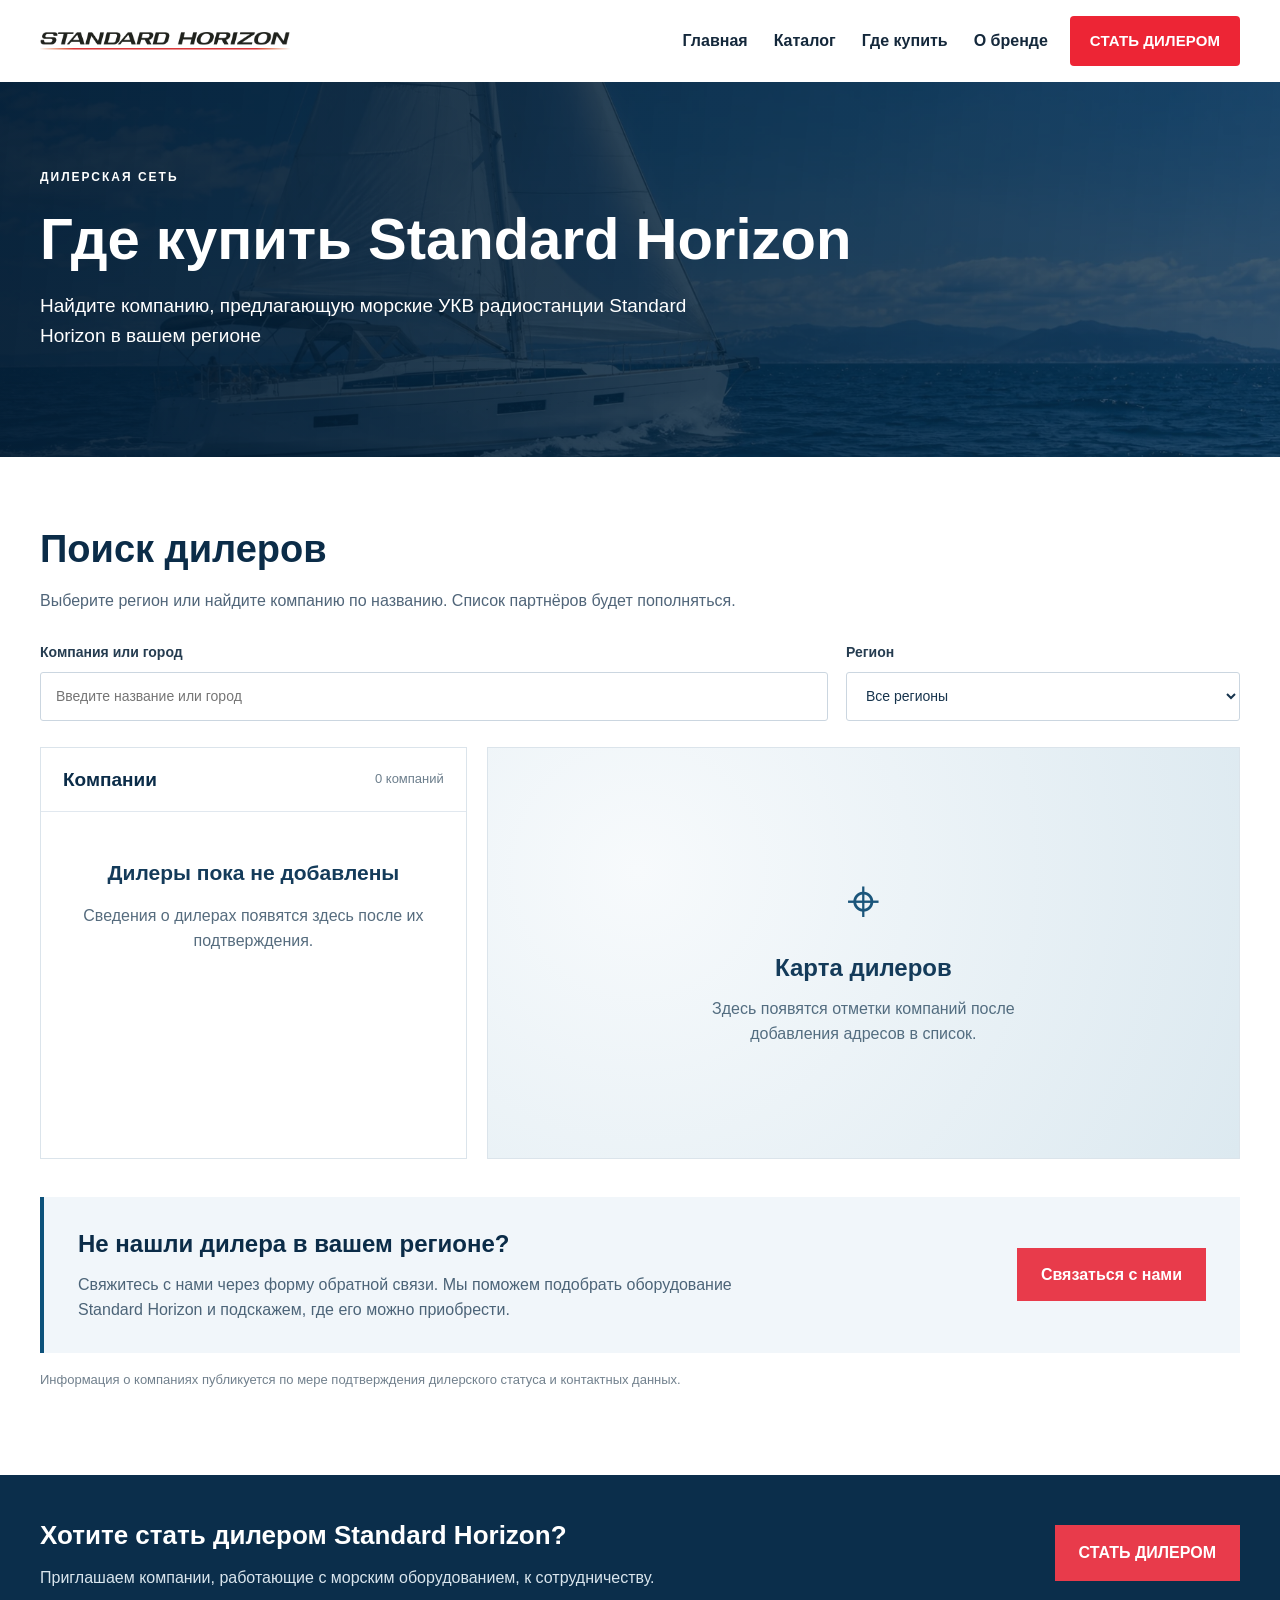
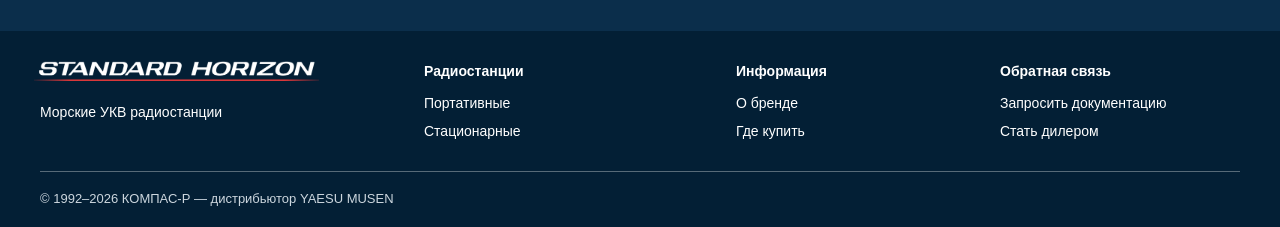
<file: where-to-buy.html>
<!doctype html><html lang="ru"><head><meta charset="utf-8"><meta name="viewport" content="width=device-width,initial-scale=1"><meta name="description" content="Где купить морские УКВ радиостанции Standard Horizon: поиск дилеров по городам и регионам."><title>Где купить Standard Horizon — дилеры и партнёры</title><link rel="stylesheet" href="styles.css"><link rel="stylesheet" href="where-to-buy.css?v=2"><link rel="stylesheet" href="back-to-top.css?v=20261126-2"></head><body><header class="site-header"><div class="container header-inner"><a aria-label="Standard Horizon — главная" class="logo" href="index.html"><img alt="Standard Horizon" src="assets/images/home-inline-02.png"/></a><button aria-controls="nav" aria-expanded="false" aria-label="Открыть меню" class="mobile-menu">☰</button><nav aria-label="Основная навигация" class="nav" id="nav"><a href="index.html">Главная</a><a href="catalog/index.html">Каталог</a><a href="where-to-buy.html" aria-current="page">Где купить</a><a href="about.html">О бренде</a></nav><a class="dealer-btn" href="dealer.html">СТАТЬ ДИЛЕРОМ</a></div></header><main><section class="where-hero"><div class="container"><span class="where-kicker">ДИЛЕРСКАЯ СЕТЬ</span><h1>Где купить Standard Horizon</h1><p>Найдите компанию, предлагающую морские УКВ радиостанции Standard Horizon в вашем регионе</p></div></section><section class="container where-section"><div class="where-heading"><h2>Поиск дилеров</h2><p>Выберите регион или найдите компанию по названию. Список партнёров будет пополняться.</p></div><div class="where-filters"><label class="where-search"><span>Компания или город</span><input id="dealer-search" type="search" placeholder="Введите название или город" autocomplete="off"></label><label class="where-region"><span>Регион</span><select id="dealer-region"><option value="">Все регионы</option></select></label></div><div class="where-layout"><section class="where-list" aria-label="Список дилеров"><div class="where-list-head"><h3>Компании</h3><span id="dealer-count">0 компаний</span></div><div id="dealer-results" aria-live="polite"></div></section><section class="where-map" aria-label="Карта дилеров"><div id="dealers-map"><div class="where-map-empty"><span class="where-map-icon" aria-hidden="true">⌖</span><h3>Карта дилеров</h3><p>Здесь появятся отметки компаний после добавления адресов в список.</p></div></div></section></div><div class="where-help"><div><h2>Не нашли дилера в вашем регионе?</h2><p>Свяжитесь с нами через форму обратной связи. Мы поможем подобрать оборудование Standard Horizon и подскажем, где его можно приобрести.</p></div><a href="contact.html?topic=dealer">Связаться с нами</a></div><p class="where-note">Информация о компаниях публикуется по мере подтверждения дилерского статуса и контактных данных.</p></section><section class="where-partner"><div class="container where-partner-inner"><div><h2>Хотите стать дилером Standard Horizon?</h2><p>Приглашаем компании, работающие с морским оборудованием, к сотрудничеству.</p></div><a href="dealer.html">СТАТЬ ДИЛЕРОМ</a></div></section></main><footer class="footer" id="dealers"><div class="container"><div class="footer-grid"><div><div class="footer-logo"><img alt="Standard Horizon" src="assets/images/home-inline-10.png"/></div><p>Морские УКВ радиостанции</p></div><div><h3>Радиостанции</h3><a href="catalog/index.html?type=handheld">Портативные</a><a href="catalog/index.html?type=fixed">Стационарные</a></div><div><h3>Информация</h3><a href="about.html">О бренде</a><a href="where-to-buy.html">Где купить</a></div><div id="contact"><h3>Обратная связь</h3><a href="contact.html?topic=documentation">Запросить документацию</a><a href="dealer.html">Стать дилером</a></div></div><div class="copyright">© 1992–2026 КОМПАС-Р — дистрибьютор YAESU MUSEN</div></div></footer><script src="script.js"></script><script>document.getElementById('application-form').addEventListener('submit',function(event){event.preventDefault();document.getElementById('form-status').textContent='Форма подготовлена. Отправка будет доступна после подключения Битрикс24. Данные не переданы и не сохранены.';});</script><script src="back-to-top.js?v=20261126-2" defer></script></body></html><script src="script.js"></script><script src="where-to-buy.js?v=2"></script></body></html>
</file>
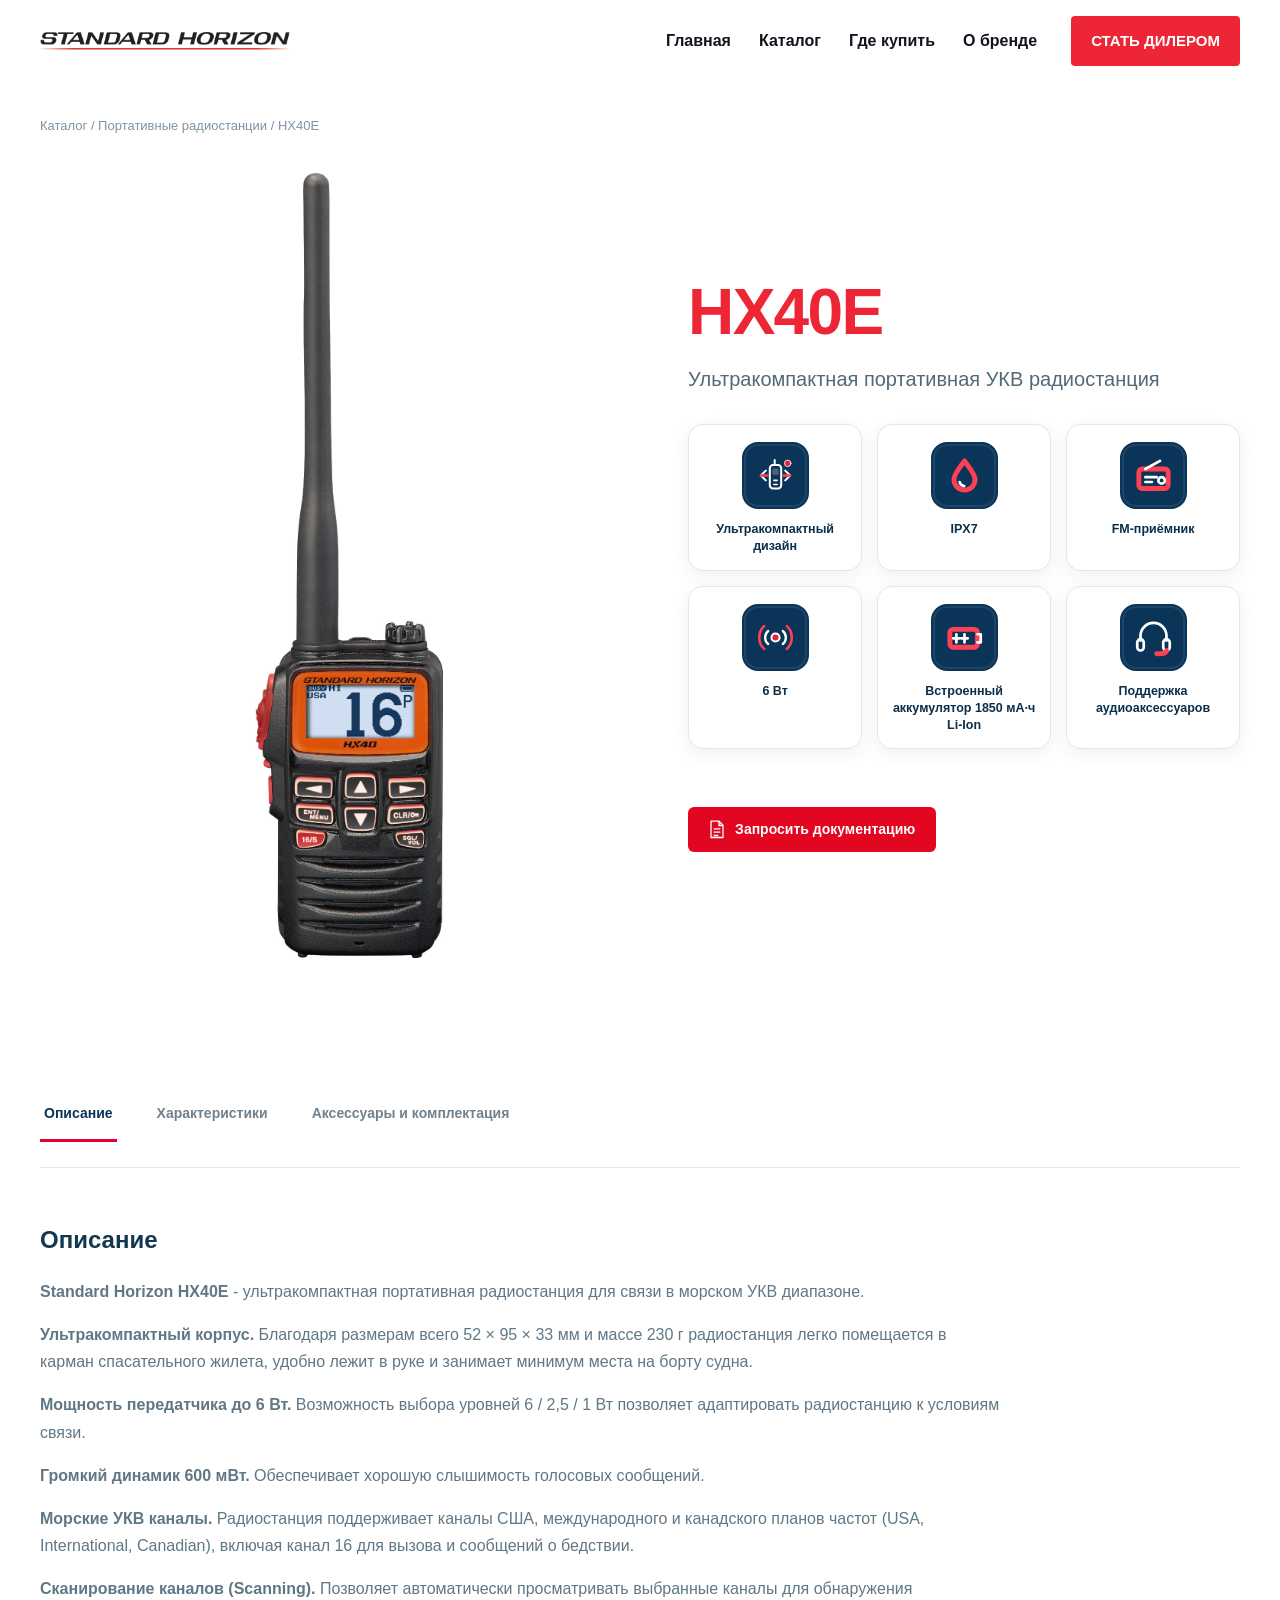
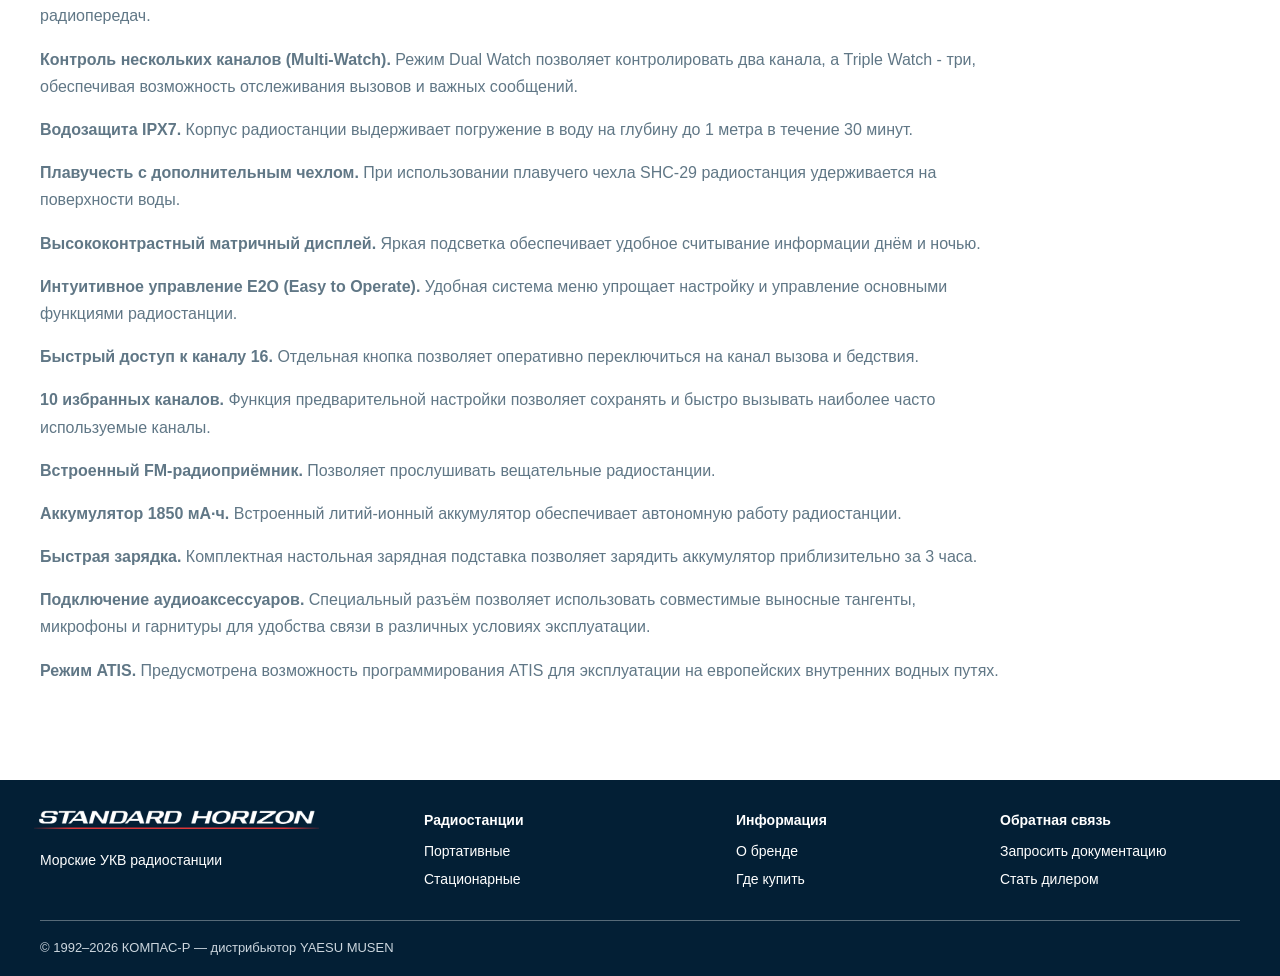
<file: products/HX40E.html>
<!DOCTYPE html>

<html lang="ru"><head><meta charset="utf-8"/><meta content="width=device-width,initial-scale=1" name="viewport"/><title>HX40E — Standard Horizon</title><link rel="stylesheet" href="hx40e.css?v=20261125-no-dashes"/><link rel="stylesheet" href="../back-to-top.css?v=20261126-2"></head><body><header class="site-header"><div class="container header-inner"><a aria-label="Standard Horizon — главная" class="logo" href="../index.html"><img alt="Standard Horizon" src="../assets/images/hx40e-inline-01.png"/></a><button aria-controls="nav" aria-expanded="false" aria-label="Открыть меню" class="mobile-menu">☰</button><nav aria-label="Основная навигация" class="nav" id="nav"><a href="../index.html">Главная</a><a href="../catalog/index.html">Каталог</a><a href="../where-to-buy.html">Где купить</a><a href="../about.html">О бренде</a></nav><a class="dealer-btn" href="../dealer.html">СТАТЬ ДИЛЕРОМ</a></div></header>
<main><section class="container hx-top">
<nav class="hx-breadcrumb" aria-label="Навигационная цепочка"><a href="../catalog/index.html">Каталог</a> / <a href="../catalog/index.html?type=handheld">Портативные радиостанции</a> / <span aria-current="page">HX40E</span></nav>
<div class="hx-grid"><div class="hx-photo"><img alt="Standard Horizon HX40E" src="../assets/images/hx40e-inline-02.jpg"/></div>
<div class="hx-copy"><h1><em>HX40E</em></h1>
<p class="hx-lead">Ультракомпактная портативная УКВ радиостанция</p>
<div aria-label="Особенности радиостанции" class="hx-feature-icons"><div class="hx-feature-icon"><span class="hx-feature-symbol"><svg aria-hidden="true" class="tri-icon" fill="none" height="42" style="color:#ffffff" viewbox="0 0 48 48" width="42" xmlns="http://www.w3.org/2000/svg"><path d="M23 11V5" stroke="#ffffff" stroke-linecap="round" stroke-width="2.5"></path><rect height="29" rx="4" stroke="#ffffff" stroke-width="2.5" width="14" x="17" y="11"></rect><rect fill="#ffffff" height="7" opacity=".23" rx="1.5" stroke="#ffffff" width="7" x="20.5" y="16"></rect><path d="M22 30h4m-4 5h4" stroke="#ffffff" stroke-linecap="round" stroke-width="2"></path><path d="m12 18-6 6 6 6m24-12 6 6-6 6" stroke="#ffffff" stroke-linecap="round" stroke-linejoin="round" stroke-width="2.5"></path><path d="M6 24h8m20 0h8" stroke="#ff4054" stroke-linecap="round" stroke-width="3"></path><circle cx="39" cy="9" fill="#e5233d" r="4" stroke="#ffffff"></circle></svg></span><span class="hx-feature-label">Ультракомпактный дизайн</span></div><div class="hx-feature-icon"><span class="hx-feature-symbol"><svg aria-hidden="true" class="tri-icon" fill="none" height="30" stroke="currentColor" stroke-linecap="round" stroke-linejoin="round" stroke-width="1.65" style="color:#ffffff" viewbox="0 0 24 24" width="30"><path d="M12 3c-2.4 3.4-6.5 7.9-6.5 11.5a6.5 6.5 0 0 0 13 0C18.5 10.9 14.4 6.4 12 3Z" stroke="#ff4054" stroke-width="3"></path><path d="M9 16c.3 1.4 1.3 2.2 2.8 2.5" stroke="#ffffff"></path><circle cx="39" cy="9" fill="#e5233d" r="4" stroke="#ffffff"></circle></svg></span><span class="hx-feature-label">IPX7</span></div><div class="hx-feature-icon"><span class="hx-feature-symbol"><svg aria-hidden="true" class="tri-icon" fill="none" height="30" stroke="currentColor" stroke-linecap="round" stroke-linejoin="round" stroke-width="1.65" style="color:#ffffff" viewbox="0 0 24 24" width="30"><rect height="12" rx="2" stroke="#ff4054" stroke-width="3" width="18" x="3" y="8"></rect><path d="M7 8 16 3M7 13h7M7 16h4" stroke="#ffffff"></path><circle cx="17" cy="15" r="2" stroke="#ffffff"></circle><circle cx="39" cy="9" fill="#e5233d" r="4" stroke="#ffffff"></circle></svg></span><span class="hx-feature-label">FM-приёмник</span></div><div class="hx-feature-icon"><span class="hx-feature-symbol"><svg aria-hidden="true" class="tri-icon" fill="none" height="42" style="color:#ffffff" viewbox="0 0 48 48" width="42" xmlns="http://www.w3.org/2000/svg"><path d="M15 16C10 20 10 28 15 32" stroke="#ffffff" stroke-linecap="round" stroke-width="2.8"></path><path d="M10 10C2 17 2 31 10 38" stroke="#ff4054" stroke-linecap="round" stroke-width="3.2"></path><path d="M33 16C38 20 38 28 33 32" stroke="#ffffff" stroke-linecap="round" stroke-width="2.8"></path><path d="M38 10C46 17 46 31 38 38" stroke="#ff4054" stroke-linecap="round" stroke-width="3.2"></path><circle cx="24" cy="24" fill="#e5233d" r="5" stroke="#ffffff" stroke-width="2.5"></circle></svg></span><span class="hx-feature-label">6 Вт</span></div><div class="hx-feature-icon"><span class="hx-feature-symbol"><svg aria-hidden="true" class="tri-icon" fill="none" height="30" stroke="currentColor" stroke-linecap="round" stroke-linejoin="round" stroke-width="1.65" style="color:#ffffff" viewbox="0 0 24 24" width="30"><rect height="11" rx="2" stroke="#ff4054" stroke-width="3" width="17" x="3" y="7"></rect><path d="M20 10h2v5h-2M7 10v5m-2-2.5h4" stroke="#ffffff"></path><path d="M12 10v5m-2-2.5h4" stroke="#ffffff"></path><circle cx="39" cy="9" fill="#e5233d" r="4" stroke="#ffffff"></circle></svg></span><span class="hx-feature-label">Встроенный аккумулятор 1850 мА·ч Li-Ion</span></div><div class="hx-feature-icon"><span class="hx-feature-symbol"><svg aria-hidden="true" class="tri-icon" fill="none" height="30" stroke="currentColor" stroke-linecap="round" stroke-linejoin="round" stroke-width="1.65" style="color:#ffffff" viewbox="0 0 24 24" width="30"><path d="M4 14v-3a8 8 0 0 1 16 0v3" stroke="#ffffff"></path><rect height="7" rx="2" stroke="#ffffff" width="4" x="2" y="13"></rect><rect height="7" rx="2" stroke="#ffffff" width="4" x="18" y="13"></rect><path d="M20 20c0 2-3 2-6 2" stroke="#ff4054" stroke-width="3"></path><circle cx="39" cy="9" fill="#e5233d" r="4" stroke="#ffffff"></circle></svg></span><span class="hx-feature-label">Поддержка аудиоаксессуаров</span></div></div>
<a class="hx-doc-button" href="../contact.html?topic=documentation&amp;model=HX40E">Запросить документацию</a></div></div></section>
<section class="hx-details"><div class="container"><nav aria-label="Разделы карточки HX40E" role="tablist"><a aria-controls="about" aria-selected="true" href="#about" id="tab-about" role="tab">Описание</a><a aria-controls="specs" aria-selected="false" href="#specs" id="tab-specs" role="tab">Характеристики</a><a aria-controls="accessories" aria-selected="false" href="#accessories" id="tab-accessories" role="tab">Аксессуары и комплектация</a></nav>
<div class="hx-sections"><article aria-labelledby="tab-about" id="about" role="tabpanel"><h2>Описание</h2>




<p><strong>Standard Horizon HX40E</strong> - ультракомпактная портативная радиостанция для связи в морском УКВ диапазоне.</p><p><strong>Ультракомпактный корпус.</strong> Благодаря размерам всего 52 × 95 × 33 мм и массе 230 г радиостанция легко помещается в карман спасательного жилета, удобно лежит в руке и занимает минимум места на борту судна.</p><p><strong>Мощность передатчика до 6 Вт.</strong> Возможность выбора уровней 6 / 2,5 / 1 Вт позволяет адаптировать радиостанцию к условиям связи.</p><p><strong>Громкий динамик 600 мВт.</strong> Обеспечивает хорошую слышимость голосовых сообщений.</p><p><strong>Морские УКВ каналы.</strong> Радиостанция поддерживает каналы США, международного и канадского планов частот (USA, International, Canadian), включая канал 16 для вызова и сообщений о бедствии.</p><p><strong>Сканирование каналов (Scanning).</strong> Позволяет автоматически просматривать выбранные каналы для обнаружения радиопередач.</p><p><strong>Контроль нескольких каналов (Multi-Watch).</strong> Режим Dual Watch позволяет контролировать два канала, а Triple Watch - три, обеспечивая возможность отслеживания вызовов и важных сообщений.</p><p><strong>Водозащита IPX7.</strong> Корпус радиостанции выдерживает погружение в воду на глубину до 1 метра в течение 30 минут.</p><p><strong>Плавучесть с дополнительным чехлом.</strong> При использовании плавучего чехла SHC-29 радиостанция удерживается на поверхности воды.</p><p><strong>Высококонтрастный матричный дисплей.</strong> Яркая подсветка обеспечивает удобное считывание информации днём и ночью.</p><p><strong>Интуитивное управление E2O (Easy to Operate).</strong> Удобная система меню упрощает настройку и управление основными функциями радиостанции.</p><p><strong>Быстрый доступ к каналу 16.</strong> Отдельная кнопка позволяет оперативно переключиться на канал вызова и бедствия.</p><p><strong>10 избранных каналов.</strong> Функция предварительной настройки позволяет сохранять и быстро вызывать наиболее часто используемые каналы.</p><p><strong>Встроенный FM-радиоприёмник.</strong> Позволяет прослушивать вещательные радиостанции.</p><p><strong>Аккумулятор 1850 мА·ч.</strong> Встроенный литий-ионный аккумулятор обеспечивает автономную работу радиостанции.</p><p><strong>Быстрая зарядка.</strong> Комплектная настольная зарядная подставка позволяет зарядить аккумулятор приблизительно за 3 часа.</p><p><strong>Подключение аудиоаксессуаров.</strong> Специальный разъём позволяет использовать совместимые выносные тангенты, микрофоны и гарнитуры для удобства связи в различных условиях эксплуатации.</p><p><strong>Режим ATIS.</strong> Предусмотрена возможность программирования ATIS для эксплуатации на европейских внутренних водных путях.</p></article>
<article aria-labelledby="tab-specs" hidden="" id="specs" role="tabpanel"><h2>Технические характеристики</h2><div class="hx-spec-table"><table><tbody><tr><th scope="row">Диапазон передачи</th><td>156,025–161,600 МГц</td></tr><tr><th scope="row">Диапазон приёма</th><td>156,050–163,275 МГц (морские каналы); FM 65–108 МГц (FM станции)</td></tr><tr><th scope="row">Мощность передатчика</th><td>6 / 2,5 / 1 Вт; в отдельных странах 5 / 2,5 / 1 Вт</td></tr><tr><th scope="row">Шаг каналов</th><td>25 кГц</td></tr><tr><th scope="row">Тип излучения</th><td>16K0G3E</td></tr><tr><th scope="row">Чувствительность приёмника</th><td>−5 dBµ при 20 дБ SINAD</td></tr><tr><th scope="row">Звуковая мощность</th><td>600 мВт, динамик 16 Ом (10% THD)</td></tr><tr><th scope="row">Питание</th><td>7,4 В постоянного тока, встроенный аккумулятор</td></tr><tr><th scope="row">Потребление тока</th><td>Ожидание: 100 мА; приём: 330 мА (тип.); передача: до 1,6 А</td></tr><tr><th scope="row">Защита от воды</th><td>IPX7 — погружение до 1 м на 30 минут при закрытом разъёме</td></tr><tr><th scope="row">Рабочая температура</th><td>от −20 до +60 °C</td></tr><tr><th scope="row">Размеры (Ш × В × Г)</th><td>52 × 95 × 33 мм, без ручки и антенны</td></tr><tr><th scope="row">Масса</th><td>Около 230 г с антенной, ремешком и клипсой</td></tr><tr><th scope="row">Антенный импеданс</th><td>50 Ом</td></tr><tr><th scope="row">Стабильность частоты</th><td>±3 ppm</td></tr></tbody></table></div><p class="hx-note">* Производитель оставляет за собой право вносить изменения в технические характеристики изделия без предварительного уведомления.</p></article>
<article aria-labelledby="tab-accessories" hidden="" id="accessories" role="tabpanel"><h2>Аксессуары и комплектация</h2><p>Оригинальные комплектующие и аксессуары Standard Horizon и YAESU, совместимые с морской УКВ радиостанцией HX40E.</p><h3>Комплектация</h3><div class="hx-acc-grid"><div class="hx-acc-card"><div class="hx-acc-photo"><img loading="lazy" alt="CAT460" src="https://standardhorizon.co.uk/wp-content/uploads/2015/11/cat460-antenna.jpg"/></div><div class="hx-acc-info"><strong>CAT460</strong><p>Гибкая антенна</p></div></div><div class="hx-acc-card"><div class="hx-acc-photo"><img loading="lazy" alt="SBH-27" src="https://standardhorizon.co.uk/wp-content/uploads/2019/08/SBH-27.jpg"/></div><div class="hx-acc-info"><strong>SBH-27</strong><p>Настольная зарядная подставка</p></div></div><div class="hx-acc-card"><div class="hx-acc-photo"><img loading="lazy" alt="SAD-25C с европейской вилкой" src="https://anico.cdn.shoprenter.hu/custom/anico/image/cache/w600h600wt1q100/product/yaesu-sad25c.jpg.webp?lastmod=1720609285.1764754436"/></div><div class="hx-acc-info"><strong>SAD-25</strong><p>Сетевой адаптер питания 220 В</p></div></div><div class="hx-acc-card"><div class="hx-acc-photo"><img loading="lazy" alt="E-DC-19A" src="https://standardhorizon.co.uk/wp-content/uploads/2019/08/E-DC-19A.jpg"/></div><div class="hx-acc-info"><strong>E-DC-19A</strong><p>Кабель питания с автомобильным штекером 12 В</p></div></div><div class="hx-acc-card"><div class="hx-acc-photo"><img loading="lazy" alt="SHB-19" src="https://standardhorizon.co.uk/wp-content/uploads/2019/08/SHB-19.jpg"/></div><div class="hx-acc-info"><strong>SHB-19</strong><p>Клипса для крепления на ремень</p></div></div><div class="hx-acc-card"><div class="hx-acc-photo"><img loading="lazy" alt="Ремешок на руку" src="../assets/images/hx40e-wrist-strap-photo.svg"/></div><div class="hx-acc-info hx-acc-info--name-only"><p>Ремешок на руку</p></div></div><div class="hx-acc-card"><div class="hx-acc-photo"><img loading="lazy" alt="Бумажное руководство пользователя HX40E" src="../assets/images/hx40e-paper-manual.svg?v=2"/></div><div class="hx-acc-info hx-acc-info--name-only"><p>Руководство пользователя</p></div></div></div><h3>Дополнительные аксессуары</h3><div class="hx-acc-grid"><div class="hx-acc-card"><div class="hx-acc-photo"><img loading="lazy" alt="SSM-14A" src="https://standardhorizon.co.uk/wp-content/uploads/2019/08/SSM-14A_SS.jpg"/></div><div class="hx-acc-info"><strong>SSM-14A</strong><p>Водозащищённый выносной динамик-микрофон с гнездом для наушника</p></div></div><div class="hx-acc-card"><div class="hx-acc-photo"><img loading="lazy" alt="SEP-10A" src="https://standardhorizon.co.uk/wp-content/uploads/2019/08/SEP-10A.jpg"/></div><div class="hx-acc-info"><strong>SEP-10A</strong><p>Наушник для SSM-14A</p></div></div><div class="hx-acc-card"><div class="hx-acc-photo"><img loading="lazy" alt="MH-73A4B" src="https://standardhorizon.co.uk/wp-content/uploads/2019/08/MH-73.jpg"/></div><div class="hx-acc-info"><strong>MH-73A4B</strong><p>Водозащищённый выносной динамик-микрофон</p></div></div><div class="hx-acc-card"><div class="hx-acc-photo"><img loading="lazy" alt="SSM-64A" src="https://standardhorizon.co.uk/wp-content/uploads/2019/08/SSM-64A.jpg"/></div><div class="hx-acc-info"><strong>SSM-64A</strong><p>Гарнитура с VOX</p></div></div><div class="hx-acc-card"><div class="hx-acc-photo"><img loading="lazy" alt="SSM-55A" src="https://standardhorizon.co.uk/wp-content/uploads/2019/08/SSM-55A.jpg"/></div><div class="hx-acc-info"><strong>SSM-55A</strong><p>Гарнитура с микрофоном</p></div></div><div class="hx-acc-card"><div class="hx-acc-photo"><img loading="lazy" alt="CN-3" src="https://standardhorizon.co.uk/wp-content/uploads/2015/11/cn-3.jpg"/></div><div class="hx-acc-info"><strong>CN-3</strong><p>Адаптер для подключения к судовой антенне</p></div></div><div class="hx-acc-card"><div class="hx-acc-photo"><img loading="lazy" alt="SHC-29" src="https://standardhorizon.co.uk/wp-content/uploads/2019/08/SHC-29.jpg"/></div><div class="hx-acc-info"><strong>SHC-29</strong><p>Плавучий чехол</p></div></div></div><p class="hx-note">* Производитель оставляет за собой право изменять комплектацию и перечень совместимых аксессуаров без предварительного уведомления.</p></article>
</div></div></section>
</main>
<footer class="footer" id="dealers"><div class="container"><div class="footer-grid"><div><div class="footer-logo"><img alt="Standard Horizon" src="../assets/images/hx40e-inline-03.png"/></div><p>Морские УКВ радиостанции</p></div><div><h3>Радиостанции</h3><a href="../catalog/index.html?type=handheld">Портативные</a><a href="../catalog/index.html?type=fixed">Стационарные</a></div><div><h3>Информация</h3><a href="../about.html">О бренде</a><a href="../where-to-buy.html">Где купить</a></div><div id="contact"><h3>Обратная связь</h3><a href="../contact.html?topic=documentation">Запросить документацию</a><a href="../dealer.html">Стать дилером</a></div></div><div class="copyright">© 1992–2026 КОМПАС-Р — дистрибьютор YAESU MUSEN</div></div></footer><script src="hx40e.js"></script><script src="../back-to-top.js?v=20261126-2" defer></script></body></html>
</file>
<file: styles.css>
*{box-sizing:border-box}html{scroll-behavior:smooth}body{margin:0;color:#10151c;font:16px/1.45 Arial,Helvetica,sans-serif;background:#fff}a{text-decoration:none;color:inherit}.container{width:min(1200px,calc(100% - 48px));margin:auto}.site-header{background:#fff;position:relative;z-index:10}.header-inner{height:82px;display:flex;align-items:center;gap:34px}.logo,.footer-logo{font-size:29px;line-height:1;font-weight:900;font-style:italic;letter-spacing:-1.3px;white-space:nowrap;border-bottom:3px solid #e93b4c;padding-bottom:3px}.nav{display:flex;gap:34px;align-items:center;margin-left:auto;font-weight:700;font-size:14px}.nav a:hover{color:#ed6511}.dealer-btn,.primary-btn{background:#f36a10;color:#fff;font-weight:800;padding:17px 22px;border-radius:4px;white-space:nowrap;font-size:14px}.dealer-btn:hover,.primary-btn:hover{background:#d94f00}.mobile-menu{display:none}.hero{height:485px;position:relative;background:#03294b;overflow:hidden;color:#fff}.hero-photo{position:absolute;inset:0 0 0 38%;background:url('assets/hero-daytime.png') center center/cover no-repeat}.hero-shade{position:absolute;inset:0;background:linear-gradient(90deg,#001c35 0%,#002b4bdc 31%,#002a4969 55%,transparent 77%)}.hero-content{position:relative;padding-top:76px}.hero h1{font-size:clamp(42px,5vw,68px);letter-spacing:-2px;line-height:1.05;margin:0 0 22px}.orange-rule{width:86px;height:4px;background:#f36a10}.hero p{font-size:23px;line-height:1.3;font-weight:600;margin:24px 0}.hero-actions{display:flex;gap:12px;flex-wrap:wrap}.outline-btn{border:1px solid #d4e0ea;color:#fff;font-size:14px;font-weight:800;padding:16px 22px;border-radius:4px}.categories{display:grid;grid-template-columns:1fr 1fr;gap:20px;margin-top:24px}.category{background:#092c4c;min-height:250px;border-radius:8px;position:relative;overflow:hidden;color:#fff;display:flex;align-items:center;padding:34px}.category:after{content:'';position:absolute;inset:0;background:linear-gradient(90deg,#062440 0%,#062440c9 40%,transparent 100%)}.category>div{position:relative;z-index:2}.category h2{font-size:26px;line-height:1.2;margin:0 0 22px}.category img{position:absolute;right:0;top:0;height:100%;width:55%;object-fit:cover}.arrow{background:#f36a10;padding:6px 12px;border-radius:8px;font-size:25px}.benefits{display:grid;grid-template-columns:repeat(4,1fr);gap:18px;padding:32px 0}.benefits>div{display:flex;align-items:center;gap:15px}.benefits span{font-size:39px;color:#052a45}.benefits strong{font-size:14px}.popular{padding:20px 0 60px}.section-title{font-size:36px;line-height:1.2;margin:0 0 25px}.section-title:after{content:'';display:block;background:#f36a10;width:68px;height:4px;margin-top:13px}.products{display:grid;grid-template-columns:repeat(4,1fr);gap:18px}.product{border:1px solid #e8ebee;box-shadow:0 3px 16px #001d3214;border-radius:8px;padding:20px;position:relative;min-height:320px}.product img{width:100%;height:190px;object-fit:contain}.product h3{font-size:20px;margin:8px 0 3px}.product p{font-size:14px;margin:0 0 12px}.product span{position:absolute;bottom:12px;right:17px;font-size:25px;color:#f36a10}.about{background:#06283e;color:#fff;border-radius:8px;display:grid;grid-template-columns:1fr 1fr;overflow:hidden;margin-bottom:18px;min-height:285px}.about>img{width:100%;height:100%;object-fit:cover}.about>div{padding:35px 40px}.about p{font-size:18px}.outline-orange{display:inline-block;border:1px solid #f36a10;border-radius:4px;padding:12px 18px;margin-top:10px}.footer{background:#031f35;color:#fff;padding:30px 0 18px}.footer-grid{display:grid;grid-template-columns:1.5fr 1.2fr 1fr 1fr;gap:24px}.footer-logo{font-size:24px;display:inline-block}.footer p,.footer a{font-size:14px;line-height:1.7}.footer h3{font-size:14px;margin:0 0 10px}.footer a{display:block;margin:4px 0}.copyright{border-top:1px solid #ffffff55;padding-top:18px;margin-top:24px;font-size:13px;color:#ccd6de}@media(max-width:950px){.header-inner{flex-wrap:wrap;height:auto;padding:16px 0}.nav{order:3;width:100%;justify-content:center;margin:0}.dealer-btn{margin-left:auto}.hero-photo{left:25%}.products{grid-template-columns:repeat(2,1fr)}.footer-grid{grid-template-columns:repeat(2,1fr)}}@media(max-width:640px){.container{width:calc(100% - 30px)}.header-inner{gap:12px}.logo{font-size:21px}.dealer-btn{font-size:11px;padding:12px}.mobile-menu{display:block;margin-left:auto;background:transparent;border:0;font-size:23px}.nav{display:none;flex-direction:column;align-items:flex-start;gap:14px;padding:15px 0}.nav.open{display:flex}.hero{height:520px}.hero-photo{inset:0;background-position:60% center;opacity:.75}.hero-shade{background:linear-gradient(90deg,#001c35ed,#002a4c8a)}.hero-content{padding-top:85px}.hero h1{font-size:46px}.hero p{font-size:20px}.hero-actions a{font-size:12px}.categories,.about{grid-template-columns:1fr}.category{min-height:205px}.benefits{grid-template-columns:repeat(2,1fr)}.benefits span{font-size:27px}.benefits strong{font-size:12px}.products{gap:10px}.product{padding:12px;min-height:285px}.product img{height:150px}.product h3{font-size:16px}.about>img{height:200px}.about>div{padding:25px}.footer-grid{grid-template-columns:1fr 1fr;gap:20px}.footer-logo{font-size:20px}}
/* Approved homepage updates */
:root{--brand-red:#ed2535}
body{font-style:normal}
.site-header .logo,.footer-logo{font-style:italic} /* Preserve the original wordmark treatment */
.logo,.footer-logo{border-bottom-color:var(--brand-red)}
.dealer-btn,.primary-btn{background:var(--brand-red)}
.dealer-btn:hover,.primary-btn:hover{background:#c61929}
.nav a:hover{color:var(--brand-red)}
.hero-content{padding-top:115px;max-width:1200px}
.hero h1{max-width:620px;font-size:clamp(38px,4.8vw,64px);line-height:1.08;letter-spacing:-1.4px;margin-bottom:22px;font-style:normal}
.hero p{font-size:clamp(18px,2.2vw,25px);font-weight:500;margin:0 0 32px;max-width:590px}
.hero .primary-btn{display:inline-block}
.categories{margin-top:26px}
.category h2{font-style:normal}
.arrow{background:var(--brand-red)}
.benefits{gap:12px;padding:34px 0}
.benefits>div{gap:12px}
.benefits strong{font-size:14px;font-weight:650}
.benefits span{font-size:35px;min-width:42px;text-align:center}
.section-heading{display:flex;align-items:flex-start;justify-content:space-between;gap:20px}
.catalog-link{color:var(--brand-red);font-weight:700;margin-top:12px}
.product-image{height:190px;display:flex;align-items:center;justify-content:center;text-align:center}
.product-image.pending{background:#f3f6f8;border:1px dashed #b9c6ce;border-radius:6px;color:#637787;font-size:15px;font-weight:600}
.product span{color:var(--brand-red)}
.section-title:after{background:var(--brand-red)}
.outline-orange{border-color:var(--brand-red)}
@media(max-width:640px){.hero-content{padding-top:110px}.hero h1{font-size:41px}.hero p{font-size:20px}.section-heading{flex-direction:column;gap:0}.catalog-link{margin:0 0 20px}.product-image{height:145px}}

/* Approved product photography: equal frames and undistorted originals */
.product-image{overflow:hidden;background:#fff}
.product-photo{display:block;max-width:88%;max-height:180px;width:auto;height:auto;object-fit:contain;margin:auto}
@media(max-width:640px){.product-photo{max-height:137px}}

/* Harmonized product photography, preserving each model's proportions */
.product-image{height:205px;padding:8px 4px;overflow:hidden}
.product-image .product-photo{width:100%;height:100%;max-width:100%;max-height:100%;object-fit:contain;object-position:center}
@media(max-width:640px){.product-image{height:160px}}


/* Full images visible: increase the available frame instead of scaling beyond clipped bounds. */
.product-image{height:238px;overflow:visible}
.product-image .product-photo{transform:none!important;object-fit:contain}
@media(max-width:640px){.product-image{height:185px}}

/* Header typography aligned with the rest of the website */
.site-header .nav, .site-header .nav a, .site-header .dealer-btn, .site-header .mobile-menu {
  font-family: Arial, Helvetica, sans-serif !important;
  font-style: normal !important;
  font-stretch: normal;
  text-transform: none;
  letter-spacing: 0 !important;
  text-shadow: none !important;
  -webkit-text-stroke: 0 !important;
  filter: none !important;
}
.site-header .nav { font-size: 16px !important; font-weight: 600 !important; gap: 28px; }
.site-header .nav a { font-size: inherit !important; font-weight: inherit !important; line-height: 1.4; }
.site-header .dealer-btn { font-size: 15px !important; font-weight: 700 !important; line-height: 1.3; padding: 15px 20px; }
.site-header .logo img { display: block; max-width: 100%; height: auto; }



/* Larger static product cards, no zoom effects */
.products{grid-template-columns:repeat(2,minmax(0,1fr));gap:24px}
.product{min-height:420px;padding:24px 28px 30px;overflow:hidden;transition:none}
.product:hover{transform:none;box-shadow:0 3px 16px #001d3214}
.product-image{height:315px;padding:8px 10px;overflow:hidden;isolation:auto}
.product-image .product-photo{display:block;width:100%;height:100%;max-width:100%;max-height:100%;object-fit:contain;object-position:center;transform:none!important;filter:none!important;transition:none!important}
.product-image:hover .product-photo,.product:hover .product-photo{transform:none!important;filter:none!important}
.product h3{font-size:22px;margin-top:12px}
.product p{font-size:15px}
@media(max-width:700px){.products{grid-template-columns:1fr;gap:18px}.product{min-height:380px;padding:18px 20px 26px}.product-image{height:285px}}



/* Restore approved original brand assets */
.site-header .logo,.footer-logo{display:inline-flex;align-items:center;background:#061b31;border:0!important;padding:9px 11px!important;border-radius:2px;line-height:1}
.site-header .logo img{display:block;width:240px;max-width:100%;height:auto}
.footer-logo img{display:block;width:220px;max-width:100%;height:auto}
.hero-photo{background-image:url("assets/images/home-inline-01.webp")!important;background-position:center center!important;background-size:cover!important;opacity:1!important}
@media(max-width:640px){.site-header .logo img{width:160px}.footer-logo img{width:190px}.hero-photo{background-position:62% center!important}}



.site-header .logo,.footer-logo{background:transparent!important;border:0!important;border-radius:0!important;padding:0!important;box-shadow:none!important}
.site-header .logo img{width:250px!important;height:auto!important;display:block}
.footer-logo img{width:235px!important;height:auto!important;display:block}
@media(max-width:640px){.site-header .logo img{width:175px!important}.footer-logo img{width:200px!important}}



/* Clear, high-contrast typography for header navigation and all action buttons. */
.site-header .nav,
.site-header .nav a {
  font-family: Arial, Helvetica, sans-serif !important;
  font-size: 16px !important;
  font-weight: 700 !important;
  font-style: normal !important;
  letter-spacing: 0 !important;
  line-height: 1.35 !important;
  color: #14283b !important;
  text-shadow: none !important;
  -webkit-font-smoothing: auto;
  text-rendering: optimizeLegibility;
}
.site-header .nav a:hover,
.site-header .nav a:focus-visible {color: #b71e2b !important;}
.site-header .dealer-btn,
.hero .primary-btn,
.hero-actions a,
.category .arrow,
.outline-orange {
  font-family: Arial, Helvetica, sans-serif !important;
  font-size: 15px !important;
  font-weight: 700 !important;
  font-style: normal !important;
  letter-spacing: .1px !important;
  line-height: 1.3 !important;
  text-shadow: none !important;
  text-rendering: optimizeLegibility;
}
.site-header .dealer-btn,
.hero .primary-btn {color:#fff !important;}
.site-header .header-inner {gap:22px;}
.site-header .nav {gap:26px;}
@media(max-width:700px){
  .site-header .nav a {font-size:16px !important;}
  .site-header .dealer-btn {font-size:13px !important; padding:12px 14px;}
  .hero .primary-btn {font-size:14px !important;}
}



/* Category cards retain the previously approved dark navy design. */
.categories .category{background:#092c4c;min-height:290px;overflow:hidden;isolation:isolate}
.categories .category:after{background:linear-gradient(90deg,#062440 0%,#062440 38%,rgba(6,36,64,.35) 63%,transparent 100%);pointer-events:none}
.categories .category>div{width:55%;position:relative;z-index:3}
.categories .category img{position:absolute;right:3%;top:5%;height:90%;width:47%;object-fit:contain;object-position:center;background:transparent!important;padding:0!important;filter:drop-shadow(0 8px 10px rgba(0,0,0,.22))}
@media(max-width:700px){.categories .category{min-height:245px}.categories .category>div{width:58%}.categories .category img{width:44%;right:1%}.categories .category h2{font-size:clamp(18px,4vw,24px)}}



/* Approved category banner images; remove old product overlays */
.categories .category{aspect-ratio:16/9;min-height:0!important;padding:0!important;background-repeat:no-repeat!important;overflow:hidden!important;display:block!important}
.categories .category::after{display:none!important}
.categories .category:hover{filter:brightness(1.04)}
@media(max-width:760px){.categories{grid-template-columns:1fr!important}.categories .category{min-height:0!important;aspect-ratio:16/9}}



.footer .footer-logo{
  display:inline-flex!important;
  align-items:center!important;
  justify-content:center!important;
  background:#fff!important;
  border:0!important;
  border-radius:4px!important;
  padding:12px 14px!important;
  width:max-content!important;
  max-width:100%!important;
}
.footer .footer-logo img{
  display:block!important;
  width:235px!important;
  max-width:100%!important;
  height:auto!important;
  filter:none!important;
  opacity:1!important;
}



/* Approved white Standard Horizon logo directly on dark footer */
.footer .footer-logo{background:transparent!important;border:0!important;padding:0!important;border-radius:0!important;display:inline-flex!important;align-items:center!important;max-width:100%!important}
.footer .footer-logo img{display:block!important;width:285px!important;max-width:100%!important;height:auto!important;filter:none!important;opacity:1!important}


/* Align footer logo with subtitle; no other layout changes */
.footer .footer-logo{position:relative!important;left:-6px!important;}



/* Only the approved About-brand block: compact desktop height and helm photo. */
@media (min-width:641px){section.about{height:280px!important;min-height:0!important;grid-template-columns:1fr 1fr!important}section.about>img{height:280px!important;min-height:0!important;object-fit:cover!important;object-position:58% 50%!important}section.about>div{padding:24px 34px!important;align-self:center!important}section.about p{font-size:16px!important;line-height:1.45!important;margin:9px 0!important}}
@media (max-width:640px){section.about{min-height:0!important}section.about>img{height:190px!important;object-fit:cover!important;object-position:55% 45%!important}section.about>div{padding:22px!important}}



/* Approved about CTA: white outline */
.about .outline-orange{border-color:#ffffff!important;color:#ffffff!important;}


.benefits svg{width:42px;height:42px;min-width:42px;flex:none;display:block}
@media(max-width:650px){.benefits svg{width:34px;height:34px;min-width:34px}}
/* Homepage hero: continuous photograph and smooth navy fade, no hard edge at 38%. */
.hero .hero-photo{inset:0!important;left:0!important;right:0!important;background-position:65% center!important;background-size:cover!important;opacity:1!important}
.hero .hero-shade{inset:0!important;background:linear-gradient(90deg,rgba(0,25,47,.97) 0%,rgba(0,30,54,.93) 20%,rgba(0,34,59,.78) 39%,rgba(0,35,59,.45) 58%,rgba(0,35,59,.12) 78%,rgba(0,35,59,0) 100%)!important}
@media(max-width:640px){.hero .hero-photo{background-position:62% center!important}.hero .hero-shade{background:linear-gradient(90deg,rgba(0,25,47,.94) 0%,rgba(0,31,54,.84) 35%,rgba(0,34,58,.48) 75%,rgba(0,34,58,.22) 100%)!important}}
</file>
<file: back-to-top.css>
/* Shared floating back-to-top control across all site pages. */
.back-to-top{position:fixed;right:24px;bottom:24px;z-index:1000;width:44px;height:44px;display:flex;align-items:center;justify-content:center;padding:0;border:0;border-radius:8px;background:#0b2c48;color:#fff;box-shadow:0 5px 18px rgba(3,25,44,.2);cursor:pointer;opacity:0;visibility:hidden;pointer-events:none;transform:translateY(10px);transition:opacity .2s ease,transform .2s ease,visibility .2s ease,background-color .2s ease}
.back-to-top.is-visible{opacity:1;visibility:visible;pointer-events:auto;transform:translateY(0)}
.back-to-top:hover{background:#174d73}.back-to-top:focus-visible{outline:3px solid #e83b4b;outline-offset:3px}.back-to-top svg{display:block;width:22px;height:22px;stroke:currentColor;stroke-width:2.4;fill:none;stroke-linecap:round;stroke-linejoin:round}
@media(max-width:600px){.back-to-top{right:16px;bottom:16px}}
@media(prefers-reduced-motion:reduce){.back-to-top{transition:none}}
</file>
<file: contact.css>
.contact-hero{padding:82px 0 90px;background:linear-gradient(95deg,rgba(4,29,51,.95),rgba(5,40,66,.75)),url("assets/images/home-inline-09.webp") center/cover;color:white}.contact-kicker{font-size:12px;font-weight:800;letter-spacing:2px;color:white}.contact-hero h1{font-size:clamp(36px,5vw,58px);line-height:1.14;margin:19px 0}.contact-hero p{font-size:19px;line-height:1.6;max-width:680px}.contact-section{background:#f4f7fa;padding:76px 0 90px}.contact-layout{display:grid;grid-template-columns:.85fr 1.15fr;gap:64px;align-items:start}.contact-copy h2{font-size:clamp(27px,3vw,38px);line-height:1.2;color:#0b2c48;margin:0 0 22px}.contact-copy p{color:#4b6073;line-height:1.7;font-size:17px}.contact-email{color:#08619c;font-weight:700;overflow-wrap:anywhere}.contact-form{background:white;border:1px solid #e0e6ec;padding:34px;box-shadow:0 12px 35px rgba(6,35,56,.06)}.contact-fields{display:grid;grid-template-columns:repeat(2,minmax(0,1fr));gap:22px}.contact-form label{display:flex;flex-direction:column;gap:8px;color:#20374b;font-weight:700;font-size:14px}.contact-form label span{color:#c82d3d}.contact-form input:not([type=checkbox]),.contact-form select,.contact-form textarea{width:100%;border:1px solid #cdd7e0;border-radius:3px;padding:12px 13px;color:#17344d;font:inherit;font-weight:400;background:white;min-width:0}.contact-form input:focus,.contact-form textarea:focus,.contact-form select:focus{outline:2px solid #2773a3;outline-offset:1px}.contact-wide{grid-column:1/-1}.contact-form .contact-consent{display:flex;flex-direction:row;align-items:flex-start;gap:12px;margin:25px 0;font-size:13px;line-height:1.6;font-weight:400}.contact-consent input{margin-top:4px;flex-shrink:0}.contact-consent span{color:#415569!important}.contact-submit{background:#e83b4b;color:white;border:0;border-radius:4px;padding:16px 26px;font-size:15px;font-weight:800;cursor:pointer}.contact-submit:hover{background:#c82d3d}.contact-status{color:#234f6e;line-height:1.6}.contact-hint{font-size:12px;color:#788997;line-height:1.5}@media(max-width:850px){.contact-layout{grid-template-columns:1fr;gap:30px}.contact-hero{padding:65px 0}.contact-section{padding:48px 0}}@media(max-width:520px){.contact-fields{grid-template-columns:1fr}.contact-form{padding:22px}}
#contact-model-field[hidden]{display:none}

/* Keep required-field asterisks inline with their label text. */
.contact-fields label{display:block}
.contact-fields label>input,.contact-fields label>select,.contact-fields label>textarea{display:block;margin-top:8px}
</file>
<file: dealer.css>
.dealer-hero{padding:90px 0 100px;background:linear-gradient(95deg,rgba(4,29,51,.95),rgba(5,40,66,.72)),url("assets/images/home-inline-09.webp") center/cover;color:#fff}.dealer-kicker,.dealer-label{font-size:12px;font-weight:800;letter-spacing:2px;color:#c83a46}.dealer-hero .dealer-kicker{color:#ffffff}.dealer-hero h1{font-size:clamp(34px,5vw,58px);line-height:1.12;max-width:760px;margin:20px 0}.dealer-hero p{font-size:20px;line-height:1.55;max-width:670px;margin-bottom:32px}.dealer-action,.dealer-submit{display:inline-block;background:#e83b4b;color:white;padding:16px 26px;border:0;border-radius:4px;font-weight:800;font-size:15px;cursor:pointer}.dealer-action:hover,.dealer-submit:hover{background:#c82d3d}.dealer-intro{display:grid;grid-template-columns:1fr 1.15fr;gap:64px;padding-top:75px;padding-bottom:80px}.dealer-intro h2,.dealer-form-section h2{color:#0b2c48;font-size:clamp(27px,3vw,38px);line-height:1.18;margin:15px 0 22px}.dealer-intro p,.dealer-form-section p{color:#40566b;font-size:17px;line-height:1.7}.dealer-benefits{display:grid;grid-template-columns:repeat(2,minmax(0,1fr));gap:20px}.dealer-benefits article{border:1px solid #e0e6ec;padding:24px;background:#fff}.dealer-benefits h3{margin:0 0 12px;color:#0b2c48;font-size:19px}.dealer-benefits p{font-size:15px;margin:0}.dealer-form-section{background:#f4f7fa;padding:78px 0 90px}.dealer-form-layout{display:grid;grid-template-columns:.85fr 1.15fr;gap:65px;align-items:start}.dealer-form{background:white;border:1px solid #e0e6ec;padding:34px;box-shadow:0 12px 35px rgba(6,35,56,.06)}.dealer-fields{display:grid;grid-template-columns:repeat(2,minmax(0,1fr));gap:22px}.dealer-form label{display:block;color:#20374b;font-weight:700;font-size:14px}.dealer-form label span:not(.dealer-consent span){color:#c82d3d}.dealer-form input:not([type=checkbox]),.dealer-form textarea{width:100%;border:1px solid #cdd7e0;border-radius:3px;padding:13px 14px;font:16px Arial,sans-serif;margin-top:9px;color:#1c2f40;background:white}.dealer-form input:focus,.dealer-form textarea:focus{outline:2px solid #6e9ec2;outline-offset:1px}.dealer-wide{grid-column:1/-1}.dealer-consent{display:flex!important;align-items:flex-start;gap:12px;margin:25px 0 22px;line-height:1.5;font-weight:400!important}.dealer-consent input{margin-top:3px;width:18px;height:18px;flex:none}.dealer-consent small{display:block;color:#627487;font-size:12px;margin-top:6px}.dealer-note{border-left:3px solid #c83a46;padding:12px 16px;background:#fff;font-size:15px!important}.dealer-status{font-size:14px!important;font-weight:700;color:#a02837!important}.dealer-hint{font-size:12px!important;margin-bottom:0}@media(max-width:850px){.dealer-intro,.dealer-form-layout{grid-template-columns:1fr;gap:32px}.dealer-hero{padding:70px 0}.dealer-intro,.dealer-form-section{padding-top:55px;padding-bottom:55px}}@media(max-width:560px){.dealer-benefits,.dealer-fields{grid-template-columns:1fr}.dealer-form{padding:22px}.dealer-hero p{font-size:17px}}
</file>
<file: where-to-buy.css>
.where-hero{padding:82px 0 88px;background:linear-gradient(95deg,rgba(4,29,51,.95),rgba(5,40,66,.75)),url("assets/images/home-inline-09.webp") center/cover;color:#fff}.where-kicker{font-size:12px;letter-spacing:2px;font-weight:800;color:#fff}.where-hero h1{font-size:clamp(34px,5vw,58px);line-height:1.14;margin:19px 0}.where-hero p{font-size:19px;line-height:1.55;max-width:690px}.where-section{padding-top:65px;padding-bottom:72px}.where-heading h2{color:#0b2c48;font-size:clamp(27px,3vw,38px);margin:0 0 12px}.where-heading p{color:#506579;font-size:16px;margin:0 0 30px}.where-filters{display:grid;grid-template-columns:2fr 1fr;gap:18px;margin-bottom:26px}.where-filters label{display:flex;flex-direction:column;gap:9px;color:#253c50;font-weight:700;font-size:14px}.where-filters input,.where-filters select{height:49px;padding:0 15px;border:1px solid #cbd6e0;background:white;border-radius:3px;color:#17344d;font:inherit;font-weight:400;min-width:0}.where-filters input:focus,.where-filters select:focus{outline:2px solid #2773a3;outline-offset:1px}.where-layout{display:grid;grid-template-columns:minmax(300px,.85fr) minmax(0,1.5fr);gap:20px;align-items:stretch}.where-list{border:1px solid #dbe4eb;min-height:410px;background:#fff}.where-list-head{display:flex;justify-content:space-between;align-items:center;gap:12px;border-bottom:1px solid #e1e8ef;padding:18px 22px}.where-list-head h3{margin:0;color:#0b2c48;font-size:19px}.where-list-head span{color:#6c7e8c;font-size:13px}.where-empty{padding:46px 24px;text-align:center}.where-empty h4{font-size:21px;color:#143b5a;margin:0 0 14px}.where-empty p{color:#566c7e;line-height:1.6;margin:0 0 18px}.where-empty a,.where-card a{color:#08619c;overflow-wrap:anywhere}.where-map{background:#e8f0f5;border:1px solid #dbe4eb;min-height:410px}.where-map #dealers-map{width:100%;height:100%;min-height:410px}.where-map-empty{height:100%;min-height:410px;display:flex;align-items:center;justify-content:center;flex-direction:column;padding:30px;text-align:center;background:radial-gradient(circle at 20% 30%,#f7fafc,#dce9f0)}.where-map-icon{font-size:58px;color:#1a557b}.where-map-empty h3{font-size:24px;color:#143b5a;margin:8px 0 10px}.where-map-empty p{max-width:310px;line-height:1.6;color:#536d80;margin:0}.where-card{padding:20px 22px;border-bottom:1px solid #e4eaf0}.where-card h4{margin:0 0 8px;font-size:18px;color:#103a58}.where-card p{margin:6px 0;color:#506579;line-height:1.5}.where-card button{margin-top:12px;border:1px solid #174f77;background:#fff;color:#174f77;padding:9px 13px;cursor:pointer}.where-note{color:#71808d;font-size:13px;margin-top:18px}.where-partner{background:#0b2e4b;color:#fff;padding:42px 0}.where-partner-inner{display:flex;align-items:center;justify-content:space-between;gap:25px}.where-partner h2{font-size:26px;margin:0 0 12px}.where-partner p{margin:0;color:#d9e5ed}.where-partner a{background:#e83b4b;color:#fff;padding:16px 24px;font-weight:800;white-space:nowrap}@media(max-width:800px){.where-layout{grid-template-columns:1fr}.where-map{min-height:330px}.where-map #dealers-map,.where-map-empty{min-height:330px}.where-partner-inner{flex-direction:column;align-items:flex-start}.where-hero{padding:65px 0}.where-section{padding-top:45px}}@media(max-width:500px){.where-filters{grid-template-columns:1fr}.where-list{min-height:270px}}.where-help{display:flex;align-items:center;justify-content:space-between;gap:28px;margin-top:38px;padding:30px 34px;background:#f1f6fa;border-left:4px solid #0d527b}.where-help h2{font-size:24px;color:#0b2c48;margin:0 0 10px}.where-help p{color:#4c6478;line-height:1.6;margin:0;max-width:670px}.where-help a{display:inline-block;background:#e83b4b;color:#fff;padding:15px 24px;font-weight:800;white-space:nowrap}.where-help a:hover{background:#c82d3d}@media(max-width:700px){.where-help{flex-direction:column;align-items:flex-start;padding:24px}.where-help a{white-space:normal}}
</file>
<file: products/hx40e.css>
*{box-sizing:border-box}html{scroll-behavior:smooth}body{margin:0;color:#10151c;font:16px/1.45 Arial,Helvetica,sans-serif;background:#fff}a{text-decoration:none;color:inherit}.container{width:min(1200px,calc(100% - 48px));margin:auto}.site-header{background:#fff;position:relative;z-index:10}.header-inner{height:82px;display:flex;align-items:center;gap:34px}.logo,.footer-logo{font-size:29px;line-height:1;font-weight:900;font-style:italic;letter-spacing:-1.3px;white-space:nowrap;border-bottom:3px solid #e93b4c;padding-bottom:3px}.nav{display:flex;gap:34px;align-items:center;margin-left:auto;font-weight:700;font-size:14px}.nav a:hover{color:#ed6511}.dealer-btn,.primary-btn{background:#f36a10;color:#fff;font-weight:800;padding:17px 22px;border-radius:4px;white-space:nowrap;font-size:14px}.dealer-btn:hover,.primary-btn:hover{background:#d94f00}.mobile-menu{display:none}.hero{height:485px;position:relative;background:#03294b;overflow:hidden;color:#fff}.hero-photo{position:absolute;inset:0 0 0 38%;background:url('assets/hero-daytime.png') center center/cover no-repeat}.hero-shade{position:absolute;inset:0;background:linear-gradient(90deg,#001c35 0%,#002b4bdc 31%,#002a4969 55%,transparent 77%)}.hero-content{position:relative;padding-top:76px}.hero h1{font-size:clamp(42px,5vw,68px);letter-spacing:-2px;line-height:1.05;margin:0 0 22px}.orange-rule{width:86px;height:4px;background:#f36a10}.hero p{font-size:23px;line-height:1.3;font-weight:600;margin:24px 0}.hero-actions{display:flex;gap:12px;flex-wrap:wrap}.outline-btn{border:1px solid #d4e0ea;color:#fff;font-size:14px;font-weight:800;padding:16px 22px;border-radius:4px}.categories{display:grid;grid-template-columns:1fr 1fr;gap:20px;margin-top:24px}.category{background:#092c4c;min-height:250px;border-radius:8px;position:relative;overflow:hidden;color:#fff;display:flex;align-items:center;padding:34px}.category:after{content:'';position:absolute;inset:0;background:linear-gradient(90deg,#062440 0%,#062440c9 40%,transparent 100%)}.category>div{position:relative;z-index:2}.category h2{font-size:26px;line-height:1.2;margin:0 0 22px}.category img{position:absolute;right:0;top:0;height:100%;width:55%;object-fit:cover}.arrow{background:#f36a10;padding:6px 12px;border-radius:8px;font-size:25px}.benefits{display:grid;grid-template-columns:repeat(4,1fr);gap:18px;padding:32px 0}.benefits>div{display:flex;align-items:center;gap:15px}.benefits span{font-size:39px;color:#052a45}.benefits strong{font-size:14px}.popular{padding:20px 0 60px}.section-title{font-size:36px;line-height:1.2;margin:0 0 25px}.section-title:after{content:'';display:block;background:#f36a10;width:68px;height:4px;margin-top:13px}.products{display:grid;grid-template-columns:repeat(4,1fr);gap:18px}.product{border:1px solid #e8ebee;box-shadow:0 3px 16px #001d3214;border-radius:8px;padding:20px;position:relative;min-height:320px}.product img{width:100%;height:190px;object-fit:contain}.product h3{font-size:20px;margin:8px 0 3px}.product p{font-size:14px;margin:0 0 12px}.product span{position:absolute;bottom:12px;right:17px;font-size:25px;color:#f36a10}.about{background:#06283e;color:#fff;border-radius:8px;display:grid;grid-template-columns:1fr 1fr;overflow:hidden;margin-bottom:18px;min-height:285px}.about>img{width:100%;height:100%;object-fit:cover}.about>div{padding:35px 40px}.about p{font-size:18px}.outline-orange{display:inline-block;border:1px solid #f36a10;border-radius:4px;padding:12px 18px;margin-top:10px}.footer{background:#031f35;color:#fff;padding:30px 0 18px}.footer-grid{display:grid;grid-template-columns:1.5fr 1.2fr 1fr 1fr;gap:24px}.footer-logo{font-size:24px;display:inline-block}.footer p,.footer a{font-size:14px;line-height:1.7}.footer h3{font-size:14px;margin:0 0 10px}.footer a{display:block;margin:4px 0}.copyright{border-top:1px solid #ffffff55;padding-top:18px;margin-top:24px;font-size:13px;color:#ccd6de}@media(max-width:950px){.header-inner{flex-wrap:wrap;height:auto;padding:16px 0}.nav{order:3;width:100%;justify-content:center;margin:0}.dealer-btn{margin-left:auto}.hero-photo{left:25%}.products{grid-template-columns:repeat(2,1fr)}.footer-grid{grid-template-columns:repeat(2,1fr)}}@media(max-width:640px){.container{width:calc(100% - 30px)}.header-inner{gap:12px}.logo{font-size:21px}.dealer-btn{font-size:11px;padding:12px}.mobile-menu{display:block;margin-left:auto;background:transparent;border:0;font-size:23px}.nav{display:none;flex-direction:column;align-items:flex-start;gap:14px;padding:15px 0}.nav.open{display:flex}.hero{height:520px}.hero-photo{inset:0;background-position:60% center;opacity:.75}.hero-shade{background:linear-gradient(90deg,#001c35ed,#002a4c8a)}.hero-content{padding-top:85px}.hero h1{font-size:46px}.hero p{font-size:20px}.hero-actions a{font-size:12px}.categories,.about{grid-template-columns:1fr}.category{min-height:205px}.benefits{grid-template-columns:repeat(2,1fr)}.benefits span{font-size:27px}.benefits strong{font-size:12px}.products{gap:10px}.product{padding:12px;min-height:285px}.product img{height:150px}.product h3{font-size:16px}.about>img{height:200px}.about>div{padding:25px}.footer-grid{grid-template-columns:1fr 1fr;gap:20px}.footer-logo{font-size:20px}}
/* Approved homepage updates */
:root{--brand-red:#ed2535}
body{font-style:normal}
.site-header .logo,.footer-logo{font-style:italic} /* Preserve the original wordmark treatment */
.logo,.footer-logo{border-bottom-color:var(--brand-red)}
.dealer-btn,.primary-btn{background:var(--brand-red)}
.dealer-btn:hover,.primary-btn:hover{background:#c61929}
.nav a:hover{color:var(--brand-red)}
.hero-content{padding-top:115px;max-width:1200px}
.hero h1{max-width:620px;font-size:clamp(38px,4.8vw,64px);line-height:1.08;letter-spacing:-1.4px;margin-bottom:22px;font-style:normal}
.hero p{font-size:clamp(18px,2.2vw,25px);font-weight:500;margin:0 0 32px;max-width:590px}
.hero .primary-btn{display:inline-block}
.categories{margin-top:26px}
.category h2{font-style:normal}
.arrow{background:var(--brand-red)}
.benefits{gap:12px;padding:34px 0}
.benefits>div{gap:12px}
.benefits strong{font-size:14px;font-weight:650}
.benefits span{font-size:35px;min-width:42px;text-align:center}
.section-heading{display:flex;align-items:flex-start;justify-content:space-between;gap:20px}
.catalog-link{color:var(--brand-red);font-weight:700;margin-top:12px}
.product-image{height:190px;display:flex;align-items:center;justify-content:center;text-align:center}
.product-image.pending{background:#f3f6f8;border:1px dashed #b9c6ce;border-radius:6px;color:#637787;font-size:15px;font-weight:600}
.product span{color:var(--brand-red)}
.section-title:after{background:var(--brand-red)}
.outline-orange{border-color:var(--brand-red)}
@media(max-width:640px){.hero-content{padding-top:110px}.hero h1{font-size:41px}.hero p{font-size:20px}.section-heading{flex-direction:column;gap:0}.catalog-link{margin:0 0 20px}.product-image{height:145px}}

/* Approved product photography: equal frames and undistorted originals */
.product-image{overflow:hidden;background:#fff}
.product-photo{display:block;max-width:88%;max-height:180px;width:auto;height:auto;object-fit:contain;margin:auto}
@media(max-width:640px){.product-photo{max-height:137px}}

/* Harmonized product photography, preserving each model's proportions */
.product-image{height:205px;padding:8px 4px;overflow:hidden}
.product-image .product-photo{width:100%;height:100%;max-width:100%;max-height:100%;object-fit:contain;object-position:center}
@media(max-width:640px){.product-image{height:160px}}


/* Full images visible: increase the available frame instead of scaling beyond clipped bounds. */
.product-image{height:238px;overflow:visible}
.product-image .product-photo{transform:none!important;object-fit:contain}
@media(max-width:640px){.product-image{height:185px}}

/* Header typography aligned with the rest of the website */
.site-header .nav, .site-header .nav a, .site-header .dealer-btn, .site-header .mobile-menu {
  font-family: Arial, Helvetica, sans-serif !important;
  font-style: normal !important;
  font-stretch: normal;
  text-transform: none;
  letter-spacing: 0 !important;
  text-shadow: none !important;
  -webkit-text-stroke: 0 !important;
  filter: none !important;
}
.site-header .nav { font-size: 16px !important; font-weight: 600 !important; gap: 28px; }
.site-header .nav a { font-size: inherit !important; font-weight: inherit !important; line-height: 1.4; }
.site-header .dealer-btn { font-size: 15px !important; font-weight: 700 !important; line-height: 1.3; padding: 15px 20px; }
.site-header .logo img { display: block; max-width: 100%; height: auto; }

.catalog-hero{position:relative;isolation:isolate;background:#06283e;color:white;padding:80px 0 76px;overflow:hidden}.catalog-hero::before{content:"";position:absolute;inset:0;z-index:-2;background-image:url(../assets/images/background-0.jpg);background-position:center 54%;background-size:cover}.catalog-hero::after{content:"";position:absolute;inset:0;z-index:-1;background:linear-gradient(90deg,rgba(0,28,51,.90) 0%,rgba(0,32,55,.72) 36%,rgba(0,36,60,.12) 77%)}.breadcrumbs{font-size:13px;color:#b9cad6;margin-bottom:16px}.catalog-hero h1{text-shadow:0 2px 16px rgba(0,0,0,.3);font-size:clamp(32px,4vw,48px);margin:0 0 12px}.catalog-hero p{font-size:18px;color:#d5e0e8;max-width:720px;margin:0}@media(max-width:640px){.catalog-hero{padding:64px 0 60px}.catalog-hero::before{background-position:62% center}.catalog-hero::after{background:linear-gradient(90deg,rgba(0,28,51,.92),rgba(0,28,51,.48))}}.catalog-main{padding:34px 0 75px}.catalog-controls{display:flex;gap:10px;flex-wrap:wrap;margin-bottom:26px}.filter-btn{border:1px solid #dce2e8;background:#fff;border-radius:5px;padding:13px 22px;font-size:15px;font-weight:700;cursor:pointer;color:#17344a}.filter-btn.active,.filter-btn:hover{background:#f36a10;color:#fff;border-color:#f36a10}.catalog-grid{display:grid;grid-template-columns:repeat(3,minmax(0,1fr));gap:20px}.catalog-card{border:1px solid #e4e8eb;border-radius:8px;box-shadow:0 3px 16px #001d3210;padding:22px;display:flex;flex-direction:column;min-height:370px}.catalog-card img{width:100%;height:225px;object-fit:contain}.catalog-card h2{font-size:24px;margin:12px 0 5px}.catalog-card p{color:#526273;font-size:14px;margin:0 0 20px}.catalog-card .more{margin-top:auto;display:inline-flex;align-items:center;gap:12px;color:#e55c08;font-size:14px;font-weight:800}.catalog-note{color:#6a7885;font-size:13px;margin-top:26px}.catalog-card[hidden]{display:none!important}@media(max-width:800px){.catalog-grid{grid-template-columns:repeat(2,minmax(0,1fr))}}@media(max-width:560px){.catalog-grid{grid-template-columns:1fr}.catalog-hero{padding:35px 0}.catalog-card img{height:200px}}


.site-header .logo,.footer-logo{background:transparent!important;border:0!important;border-radius:0!important;padding:0!important;box-shadow:none!important}
.site-header .logo img{width:250px!important;height:auto!important;display:block}
.footer-logo img{width:235px!important;height:auto!important;display:block}
@media(max-width:640px){.site-header .logo img{width:175px!important}.footer-logo img{width:200px!important}}


/* Approved white Standard Horizon logo directly on dark footer */
.footer .footer-logo{background:transparent!important;border:0!important;padding:0!important;border-radius:0!important;display:inline-flex!important;align-items:center!important;max-width:100%!important}
.footer .footer-logo img{display:block!important;width:285px!important;max-width:100%!important;height:auto!important;filter:none!important;opacity:1!important}

/* Align footer logo with subtitle; no other layout changes */
.footer .footer-logo{position:relative!important;left:-6px!important;}


.product-photo-pending{height:190px;display:flex;align-items:center;justify-content:center;background:#f4f7fa;color:#8b9aab;font-size:12px;letter-spacing:1.4px;font-weight:700;border-radius:5px;text-align:center;padding:12px}@media(max-width:640px){.product-photo-pending{height:150px;font-size:10px}}

/* Refined catalog cards */
.catalog-card{position:relative;border-radius:12px;padding:20px 22px 24px;min-height:392px;transition:transform .2s ease,box-shadow .2s ease;background:#fff}
.catalog-card:hover{transform:translateY(-3px);box-shadow:0 12px 32px #001d3220}
.product-category{align-self:flex-start;font-size:10px;font-weight:800;letter-spacing:1.2px;color:#607c90;background:#edf3f7;border-radius:4px;padding:7px 9px;margin-bottom:12px}
.catalog-card img{height:220px;object-fit:contain}
.catalog-card h2{font-size:23px;margin:15px 0 7px;color:#092d44}
.catalog-card p{line-height:1.5;min-height:42px;margin-bottom:18px}
.catalog-card .more{border-top:1px solid #edf0f3;padding-top:15px;width:100%}
.product-photo-pending{height:220px;background:linear-gradient(135deg,#f5f8fa,#eaf0f5);display:flex;flex-direction:column;gap:8px;color:#8a9cac;letter-spacing:0;font-weight:500;text-transform:none}
.pending-icon{font-size:54px;font-weight:200;line-height:1;color:#b9c9d5}
@media(max-width:640px){.product-photo-pending{height:200px}}


/* Enlarged product photos in approved catalog cards */
.catalog-card{padding:16px 16px 22px;min-height:420px}
.catalog-card .product-image{height:285px;padding:0;overflow:hidden}
.catalog-card .product-image img.product-photo,.catalog-card img.product-photo{height:280px;max-height:280px;width:100%;max-width:100%;object-fit:contain;object-position:center;transform:scale(1.12);transform-origin:center}
.catalog-card .product-photo-pending{height:280px}
@media(max-width:640px){.catalog-card .product-image{height:225px}.catalog-card .product-image img.product-photo,.catalog-card img.product-photo{height:220px;max-height:220px}.catalog-card .product-photo-pending{height:220px}}


.hx-top{padding-top:35px;padding-bottom:80px}.hx-breadcrumb{color:#8193a0;font-size:13px;margin-bottom:35px}.hx-grid{display:grid;grid-template-columns:1.15fr .85fr;gap:40px;align-items:center}.hx-photo{background:#fff;border-radius:12px;min-height:650px;padding:5px;display:flex;align-items:center;justify-content:center;position:relative}.hx-photo img{width:100%;height:620px;object-fit:contain}.hx-photo span{position:absolute;bottom:20px;color:#8396a4;font-size:11px;letter-spacing:1px}.hx-overline{color:#ed2535;font-size:12px;font-weight:800;letter-spacing:1.6px}.hx-copy h1{font-size:clamp(40px,5vw,65px);letter-spacing:-1.7px;line-height:1.12;color:#0a3048;margin:15px 0 25px}.hx-copy em{font-style:normal;color:#ed2535}.hx-lead{font-size:20px;line-height:1.5;color:#526977;margin-bottom:30px}.hx-highlights{display:grid;grid-template-columns:1fr 1fr;gap:12px;margin-bottom:30px}.hx-highlights div{border:1px solid #e0e8ed;border-radius:7px;padding:16px}.hx-highlights b,.hx-highlights small{display:block}.hx-highlights b{font-size:13px;color:#12394f}.hx-highlights small{font-size:12px;color:#8193a0;margin-top:7px}.hx-button{display:inline-block;background:#ed2535;color:white;padding:17px 25px;border-radius:5px;font-weight:bold}.hx-details{background:#fff;padding:25px 0 80px}.hx-details nav{display:flex;gap:32px;border-bottom:1px solid #dce5ea;padding:20px 0 25px;flex-wrap:wrap}.hx-details nav a{font-size:14px;font-weight:bold;color:#12394f}.hx-sections{display:grid;grid-template-columns:1fr 1fr;gap:35px 65px;padding-top:35px}.hx-sections article{border-bottom:1px solid #dce5ea;padding-bottom:28px}.hx-sections h2{color:#12394f;font-size:24px}.hx-sections p{color:#607786;line-height:1.7}.hx-contact{background:#fff;color:#0a3048;border-top:1px solid #e5ebef;padding:50px 0}.hx-contact h2{margin:0 0 10px}.hx-contact p{color:#607786;margin:0}@media(max-width:800px){.hx-grid,.hx-sections{grid-template-columns:1fr}.hx-photo{min-height:440px}.hx-photo img{height:420px}.hx-top{padding-bottom:45px}}@media(max-width:520px){.hx-highlights{grid-template-columns:1fr}.hx-copy h1{font-size:42px}.hx-photo img{height:355px}.hx-photo{min-height:375px}}

.hx-feature-icons{display:grid;grid-template-columns:repeat(5,minmax(0,1fr));gap:12px;margin-top:10px}.hx-feature-icon{display:flex;flex-direction:column;align-items:center;text-align:center;gap:10px;font-size:12px;font-weight:650;line-height:1.35;color:#173c52}.hx-feature-symbol{width:54px;height:54px;display:grid;place-items:center;border:1px solid #dbe5eb;border-radius:12px;background:#fff;color:#173c52;font-size:26px;font-weight:500}@media(max-width:1100px){.hx-feature-icons{grid-template-columns:repeat(3,minmax(0,1fr))}}@media(max-width:520px){.hx-feature-icons{grid-template-columns:repeat(3,minmax(0,1fr));gap:15px 8px}.hx-feature-symbol{width:48px;height:48px}}

/* HX40E approved refinement: top-aligned heading, clear technical pictograms */
.hx-grid{align-items:start!important}
.hx-copy{padding-top:0!important;align-self:start!important}
.hx-copy h1{margin-top:0!important;margin-bottom:18px!important;line-height:1!important}
.hx-lead{margin-bottom:30px!important}
.hx-feature-icons{display:grid!important;grid-template-columns:repeat(3,minmax(0,1fr))!important;gap:14px!important;margin-top:8px!important}
.hx-feature-icon{border:1px solid #e2e9ef;background:#fff;border-radius:12px;min-height:132px;padding:17px 8px 13px;display:flex;flex-direction:column;align-items:center;justify-content:flex-start;gap:12px;box-shadow:0 2px 10px rgba(12,47,70,.035);color:#133e57;font-size:13px;font-weight:700;line-height:1.3}
.hx-feature-symbol{width:54px;height:54px;border-radius:13px;background:#f2f7fa;border:0;color:#0d547a;display:flex;align-items:center;justify-content:center;flex-shrink:0}
.hx-feature-label{display:block;max-width:100%;text-align:center}
@media(max-width:540px){.hx-feature-icons{grid-template-columns:repeat(2,minmax(0,1fr))!important}.hx-feature-icon{min-height:128px}}


/* Premium maritime icon system: deep navy + coral/orange accents */
.hx-feature-icons{gap:15px!important}
.hx-feature-icon{border:1px solid #e5e9ed!important;background:#fff!important;box-shadow:0 5px 19px rgba(7,42,65,.055)!important;border-radius:15px!important;padding:17px 8px 15px!important;min-height:145px!important;transition:transform .18s ease,box-shadow .18s ease,border-color .18s ease}
.hx-feature-icon:hover{transform:translateY(-3px);border-color:#f3b7a1!important;box-shadow:0 10px 24px rgba(7,42,65,.11)!important}
.hx-feature-symbol{width:67px!important;height:67px!important;border-radius:16px!important;background:#fff4ed!important;color:#b94420!important;border:1px solid #ffe4d3!important}
.hx-feature-icon:nth-child(2) .hx-feature-symbol,.hx-feature-icon:nth-child(5) .hx-feature-symbol{background:#edf4f8!important;border-color:#dbeaf3!important;color:#126083!important}
.hx-feature-icon:nth-child(3) .hx-feature-symbol,.hx-feature-icon:nth-child(6) .hx-feature-symbol{background:#fff5eb!important;border-color:#ffe7c9!important;color:#b66a19!important}
.hx-feature-label{color:#0c3047!important;font-size:12.5px!important;font-weight:750!important;line-height:1.35!important}
.hx-feature-symbol svg{width:39px;height:39px}


/* Standard Horizon: navy, signal red and white only */
.hx-feature-icon{background:#fff!important;border:1px solid #d9e3ed!important;box-shadow:0 5px 18px rgba(6,38,70,.065)!important}
.hx-feature-icon:hover{border-color:#d91e36!important;box-shadow:0 9px 24px rgba(6,38,70,.13)!important}
.hx-feature-symbol{background:#0b3658!important;color:#fff!important;border:1px solid #0b3658!important}
.hx-feature-icon:nth-child(2) .hx-feature-symbol,.hx-feature-icon:nth-child(5) .hx-feature-symbol{background:#d91e36!important;color:#fff!important;border-color:#d91e36!important}
.hx-feature-icon:nth-child(3) .hx-feature-symbol,.hx-feature-icon:nth-child(6) .hx-feature-symbol{background:#fff!important;color:#0b3658!important;border:2px solid #0b3658!important}
.hx-feature-icon:nth-child(3) .hx-feature-symbol svg,.hx-feature-icon:nth-child(6) .hx-feature-symbol svg{stroke:#0b3658!important}
.hx-feature-label{color:#0b2f4b!important}


/* Each individual pictogram uses navy, red and white simultaneously */
.hx-feature-icon .hx-feature-symbol,
.hx-feature-icon:nth-child(n) .hx-feature-symbol{
 background:#0b3558!important;
 border:2px solid #0b3558!important;
 color:#fff!important;
 box-shadow:inset 0 0 0 2px rgba(255,255,255,.08)!important;
}
.hx-feature-icon .hx-feature-symbol svg,
.hx-feature-icon:nth-child(n) .hx-feature-symbol svg{
 stroke:#fff!important;
}
.hx-feature-icon .hx-feature-symbol svg *{
 stroke-linecap:round;
 stroke-linejoin:round;
}
.hx-feature-icon .hx-feature-symbol svg [stroke="#ff4054"]{stroke:#ff4054!important}
.hx-feature-icon .hx-feature-symbol svg circle[fill="#e5233d"]{fill:#e5233d!important;stroke:#fff!important}
.hx-feature-icon{border-color:#e1e7ed!important;background:#fff!important}


/* Larger original HX40E product image; preserve aspect ratio and all existing icons */
@media(min-width:901px){
.hx-grid{grid-template-columns:minmax(0,1.12fr) minmax(0,1fr)!important;gap:30px!important;align-items:start!important}
.hx-photo{min-height:790px!important;padding:0!important;overflow:visible!important}
.hx-photo img{height:785px!important;width:100%!important;max-width:none!important;object-fit:contain!important;object-position:center top!important}
}
@media(min-width:601px) and (max-width:900px){.hx-photo{min-height:570px!important}.hx-photo img{height:560px!important;object-fit:contain!important}}

.hx-doc-button{display:flex;align-items:center;justify-content:center;gap:12px;width:100%;max-width:500px;margin-top:24px;padding:17px 22px;background:#e30620;color:#fff!important;border-radius:8px;font-size:16px;font-weight:700;letter-spacing:.01em;text-align:center;text-decoration:none;box-shadow:0 8px 18px rgba(227,6,32,.12);transition:background .2s,transform .2s}.hx-doc-button:before{content:"";display:inline-block;width:20px;height:23px;flex:none;background:center/contain no-repeat url("data:image/svg+xml,%3Csvg xmlns='http://www.w3.org/2000/svg' viewBox='0 0 24 28' fill='none'%3E%3Cpath d='M3 1.5h12l6 6V26H3zM15 1.5V8h6M7 13h10M7 18h10M7 23h7' stroke='white' stroke-width='2' stroke-linejoin='round'/%3E%3C/svg%3E")}.hx-doc-button:hover{background:#bb061c;transform:translateY(-1px)}

/* Refined documentation request action: more breathing room, less visual weight */
.hx-copy .hx-doc-button{width:max-content;max-width:100%;min-height:44px;margin-top:58px;padding:12px 21px;gap:10px;background:#e30620;color:#fff!important;border-radius:6px;font-size:14px;font-weight:650;letter-spacing:0;box-shadow:none;transition:background .18s ease,transform .18s ease}
.hx-copy .hx-doc-button:before{width:16px;height:19px}
.hx-copy .hx-doc-button:hover{background:#bd061b;transform:translateY(-1px)}
@media(max-width:600px){.hx-copy .hx-doc-button{margin-top:42px;padding:12px 18px;font-size:13px}}

/* Align complete information column to the vertical center of the radio image */
@media(min-width:801px){.hx-grid{align-items:center!important}.hx-copy{align-self:center!important;margin-top:0!important;margin-bottom:0!important;transform:none!important}}


.hx-details [role="tabpanel"][hidden]{display:none!important}
.hx-details [role="tablist"]{display:flex;gap:36px;border-bottom:1px solid #e2e9ee;flex-wrap:wrap}
.hx-details [role="tab"]{display:inline-block;padding:17px 4px 16px;text-decoration:none!important;border-bottom:3px solid transparent;color:#71818d;transition:color .15s,border-color .15s}
.hx-details [role="tab"][aria-selected="true"]{color:#0b3558;border-bottom-color:#e6002d;font-weight:700}
.hx-details .hx-sections{display:block!important;max-width:960px;min-height:170px;padding-top:35px}
.hx-details .hx-sections article{border:0!important;padding:0!important}
.hx-details [role="tab"]:focus-visible{outline:2px solid #e6002d;outline-offset:3px}

.hx-details .hx-spec-table{overflow-x:auto;margin:22px 0 14px}.hx-details .hx-spec-table table{width:100%;border-collapse:collapse;font-size:15px}.hx-details .hx-spec-table tr{border-bottom:1px solid #e5eaf0}.hx-details .hx-spec-table tr:nth-child(odd){background:#f7f9fc}.hx-details .hx-spec-table th,.hx-details .hx-spec-table td{padding:14px 17px;text-align:left;vertical-align:top}.hx-details .hx-spec-table th{width:38%;font-weight:650;color:#253b57}.hx-details .hx-note{font-size:13px;color:#6b7788;margin-top:20px;line-height:1.6}.hx-details h3{font-size:21px;margin:30px 0 17px}.hx-details .hx-acc-grid{display:grid;grid-template-columns:repeat(4,minmax(0,1fr));gap:16px}.hx-details .hx-acc-card{border:1px solid #e5eaf0;border-radius:12px;overflow:hidden;background:#fff}.hx-details .hx-acc-photo{height:145px;background:linear-gradient(135deg,#f5f8fc,#e9eff6);display:flex;align-items:center;justify-content:center;color:#a0afbf;font-size:13px}.hx-details .hx-acc-info{padding:15px}.hx-details .hx-acc-info strong{font-size:16px;color:#183756}.hx-details .hx-acc-info p{font-size:13px;line-height:1.5;margin:7px 0 0;color:#59697b}@media(max-width:900px){.hx-details .hx-acc-grid{grid-template-columns:repeat(2,minmax(0,1fr))}}@media(max-width:540px){.hx-details .hx-acc-grid{grid-template-columns:1fr 1fr;gap:10px}.hx-details .hx-acc-photo{height:105px}.hx-details .hx-acc-info{padding:10px}.hx-details .hx-spec-table th,.hx-details .hx-spec-table td{padding:10px;font-size:13px}}
.hx-breadcrumb a{color:inherit;text-decoration:none}.hx-breadcrumb a:hover{color:#e30620;text-decoration:underline}.hx-breadcrumb a:focus-visible{outline:2px solid #e30620;outline-offset:3px}

/* Larger HX40E accessory cards */
.hx-acc-grid{grid-template-columns:repeat(3,minmax(0,1fr));gap:20px}
.hx-acc-card{display:flex;flex-direction:column;border-radius:14px}
.hx-acc-photo{height:225px;background:#fff;padding:20px;overflow:hidden}
.hx-acc-photo img{display:block;width:100%;height:100%;object-fit:contain}
.hx-acc-info{padding:18px 20px 22px;flex:1}
.hx-acc-info strong{font-size:17px}
.hx-acc-info p{font-size:14px;line-height:1.5}
@media(max-width:850px){.hx-acc-grid{grid-template-columns:repeat(2,minmax(0,1fr));gap:14px}.hx-acc-photo{height:190px;padding:14px}}
@media(max-width:480px){.hx-acc-grid{grid-template-columns:1fr;gap:14px}.hx-acc-photo{height:215px;padding:16px}.hx-acc-info{padding:16px 18px 20px}}

/* White accessory image panels: override original turquoise-tinted gradient */
.hx-details .hx-acc-photo{background:#fff!important}

/* Accessory cards: keep product photos on white, distinguish description area */
.hx-details .hx-acc-card{background:#fff}
.hx-details .hx-acc-info{background:#f1f5f9;border-top:1px solid #e5eaf0}

/* Standard Horizon palette: neutral description panels, red accent; no turquoise */
.hx-details .hx-acc-info{background:#f2f2f2;border-top:2px solid #e30620}
.hx-details .hx-acc-info strong{color:#202b38}
.hx-details .hx-acc-info p{color:#4e5865}

/* HX40E accessory cards: clean neutral treatment, no colored dividing rule */
.hx-details .hx-acc-card{border:1px solid #e4e4e4;background:#fff;box-shadow:0 2px 10px rgba(0,0,0,.035)}
.hx-details .hx-acc-photo{background:#fff!important}
.hx-details .hx-acc-info{background:#fafafa;border-top:1px solid #e9e9e9}
.hx-details .hx-acc-info strong{color:#252525}
.hx-details .hx-acc-info p{color:#555}

/* Larger SAD-25 adapter photo without affecting other accessory images */
.hx-details .hx-acc-card:has(img[alt^="SAD-25"]) .hx-acc-photo{padding:5px}
.hx-details .hx-acc-card:has(img[alt^="SAD-25"]) .hx-acc-photo img{width:100%;height:100%;object-fit:contain;transform:scale(1.18)}

/* Wrist strap: hide the photographic background and increase visibility */
.hx-details .hx-acc-card:has(img[alt="Ремешок на руку"]) .hx-acc-photo{background:#fff!important;padding:6px}
.hx-details .hx-acc-card:has(img[alt="Ремешок на руку"]) .hx-acc-photo img{width:100%;height:100%;object-fit:contain;filter:grayscale(1) contrast(1.6) brightness(1.1);transform:scale(1.12)}

/* Approved white-background strap photo: preserve original color and contrast */
.hx-details .hx-acc-card:has(img[alt="Ремешок на руку"]) .hx-acc-photo img{filter:none;transform:none;object-fit:contain}

/* Included items without a manufacturer part number */
.hx-details .hx-acc-info--name-only{display:flex;align-items:flex-start;min-height:100px}
.hx-details .hx-acc-info--name-only strong{font-weight:700;font-size:17px;line-height:1.5}

/* Model-free package contents use the same text size and spacing as accessory descriptions */
.hx-details .hx-acc-info--name-only{display:block;min-height:100px}
.hx-details .hx-acc-info--name-only p{margin:0;font-size:14px;line-height:1.5;font-weight:400;color:#555}
.hx-details .hx-acc-card:has(img[alt="Бумажное руководство пользователя HX40E"]) .hx-acc-photo{padding:7px}

/* No part-number placeholder for wrist strap or printed manual */
.hx-details .hx-acc-info--name-only::before,.hx-details .hx-acc-info--name-only::after{content:none!important;display:none!important}
.hx-details .hx-acc-info--name-only{display:flex;align-items:flex-start}
.hx-details .hx-acc-info--name-only p{margin:0!important}
</file>
